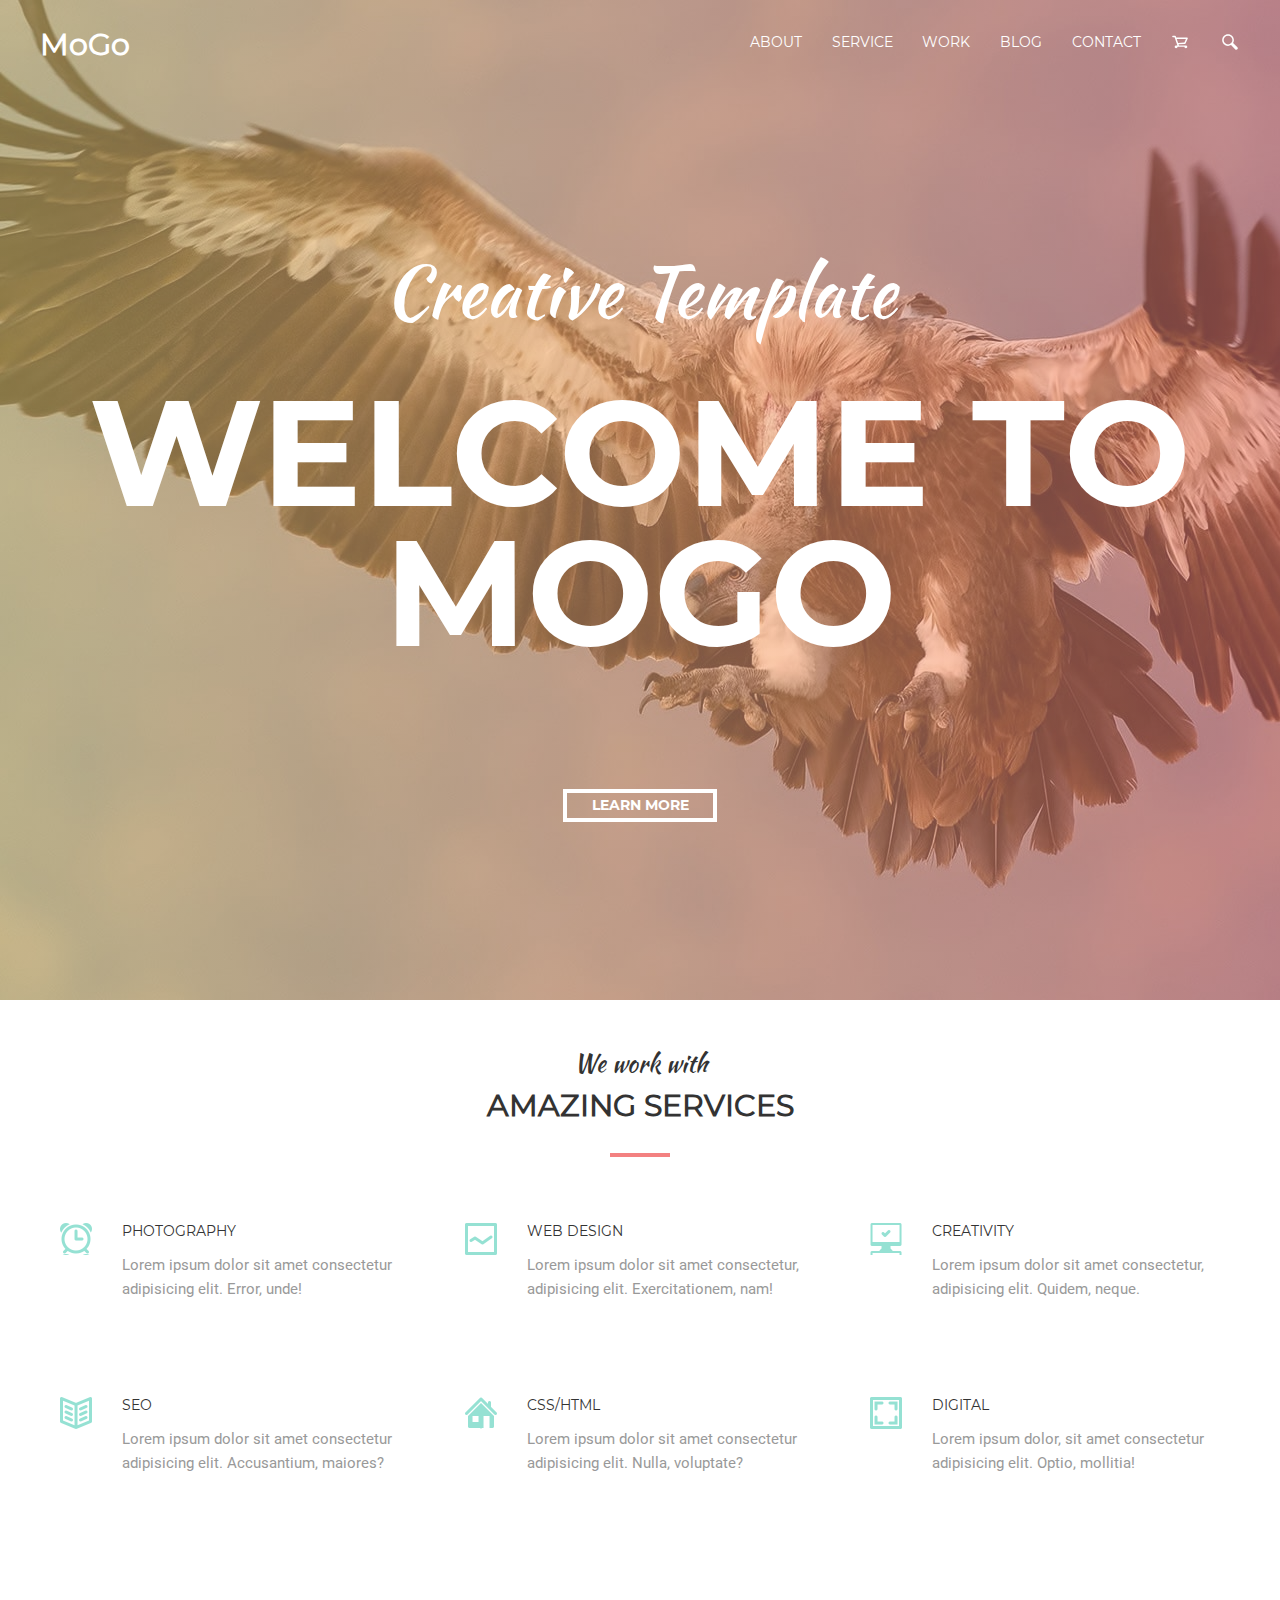
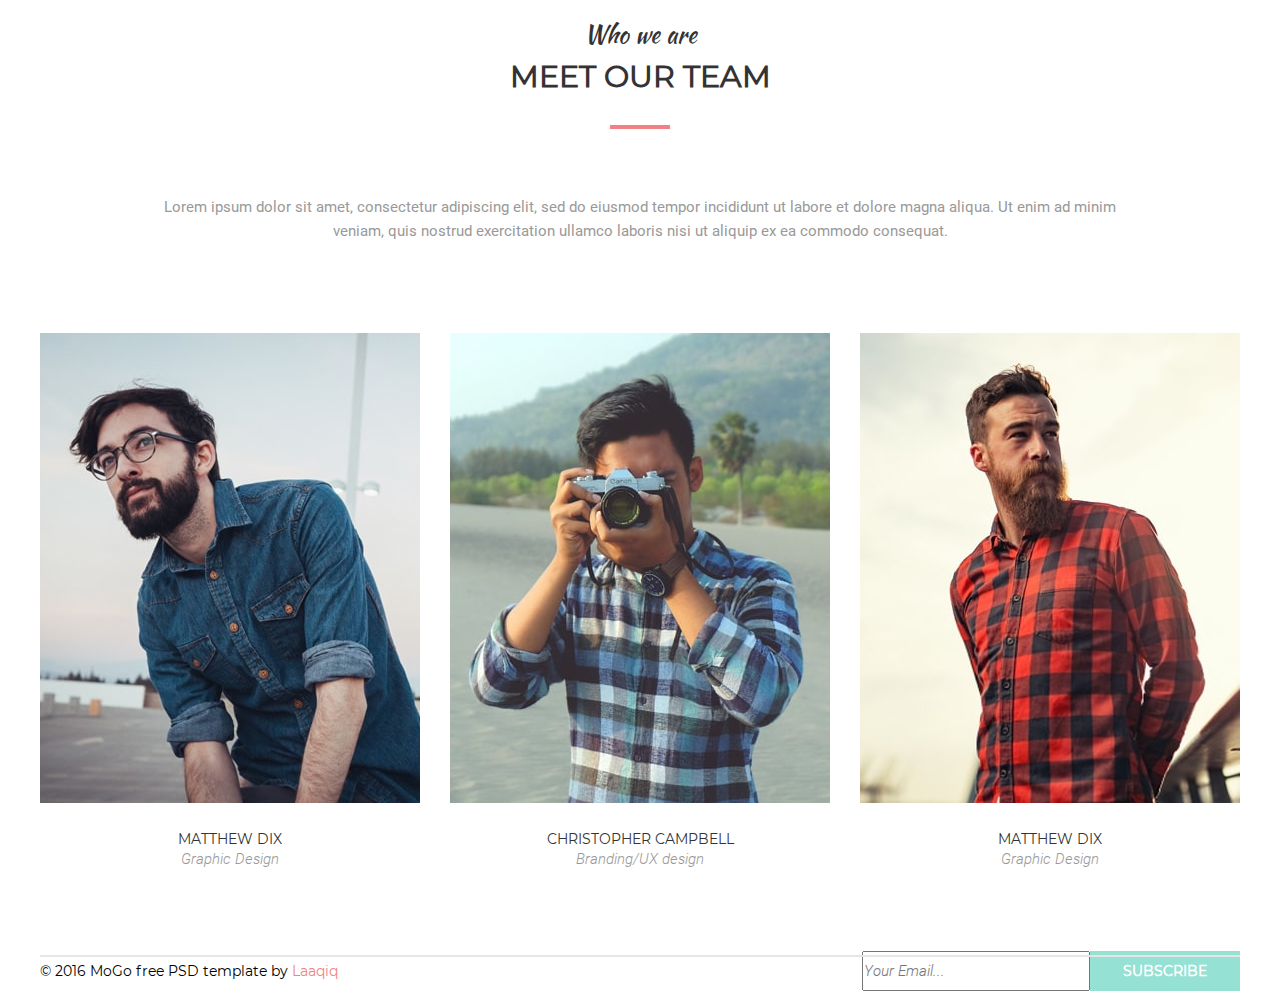
<file: html-css/Module-10/index.html>
<!DOCTYPE html>
<html lang="en">
<head>
    <meta charset="UTF-8">
    <meta name="viewport" content="width=device-width, initial-scale=1.0">
    <meta http-equiv="X-UA-Compatible" content="ie=edge">
    <link rel="stylesheet" href="./css/normalize.css">
    <link rel="stylesheet" href="./css/styles.css">
    <title>Document</title>
</head>
<body>
    <header class="header">
            <div class="container">
                <div class="head_header">
                    <h1 class="header__title"><a class="headline" href="#">MoGo</a></h1>
                    <nav>
                        <ul class="main-navigation">
                            <li class="main-navigation__navigation-word">
                                <a class="main-navigation__navigation-link" rel="stylesheet" href="">about</a>
                            </li>
                            <li class="main-navigation__navigation-word">
                                <a class="main-navigation__navigation-link" rel="stylesheet" href="">service</a>
                            </li>
                            <li class="main-navigation__navigation-word">
                                <a class="main-navigation__navigation-link" rel="stylesheet" href="">work</a>
                            </li>
                            <li class="main-navigation__navigation-word">
                                <a class="main-navigation__navigation-link" rel="stylesheet" href="">blog</a>
                            </li>
                            <li class="main-navigation__navigation-word">
                                <a class="main-navigation__navigation-link" rel="stylesheet" href="">contact</a>
                            </li>
                            <li class="main-navigation__navigation-word">
                                <button class="main-navigation__bt-list">
                                 <svg>
                                    <use href="./img/sprite.svg#caretta"></use>
                                    
                                 </svg>
                                </button> 
                            </li>
                            <li class="main-navigation__navigation-word">
                               <button class="main-navigation__bt-list"> 
                                   <svg>
                                    <use href="./img/sprite.svg#mag_glass"></use>
                                </svg>
                            </button> 
                            </li>
                        </ul>
                    </nav>
                </div>
                <div class="container_sitename">
                    <p class="container__sitename-uppertitle">Creative Template</p>
                    <h2 class="container__sitename-title">Welcome to MoGo</h2>
                    <button class="container_sitename btn-learn-more">learn more</button>
                </div>
            </div>
            </header>
            <main class="main">
                <section class="main__contents">
                <h3 class="contents__subtitle">We work with</h3>
                <h2 class="contents__title">amazing services</h2>
                <section class="services-container">
                    <ul class="features-list">
                        <li class="features-list__feature features-list__feature--alarm">
                            <h4 class="feature__name">photography</h4>
                            <p class="feature__description">Lorem ipsum dolor sit amet consectetur adipisicing elit. Error, unde!
                            </p>
                        </li>
                        <li class="features-list__feature features-list__feature--graph">
                            <h4 class="feature__name">web design</h4>
                            <p class="feature__description">Lorem ipsum dolor sit amet consectetur, adipisicing elit.
                                Exercitationem, nam!</p>
                        </li>
                        <li class="features-list__feature features-list__feature--computer">
                            <h4 class="feature__name">creativity</h4>
                            <p class="feature__description">Lorem ipsum dolor sit amet consectetur, adipisicing elit. Quidem,
                                neque.</p>
                        </li>
                        <li class="features-list__feature features-list__feature--book">
                            <h4 class="feature__name">seo</h4>
                            <p class="feature__description">Lorem ipsum dolor sit amet consectetur adipisicing elit. Accusantium,
                                maiores?</p>
                        </li>
                        <li class="features-list__feature features-list__feature--home">
                            <h4 class="feature__name">css/html</h4>
                            <p class="feature__description">Lorem ipsum dolor sit amet consectetur adipisicing elit. Nulla,
                                voluptate?</p>
                        </li>
                        <li class="features-list__feature features-list__feature--square">
                            <h4 class="feature__name">digital</h4>
                            <p class="feature__description">Lorem ipsum dolor, sit amet consectetur adipisicing elit. Optio,
                                mollitia!</p>
                        </li>
                    </ul>
                </section>
            </section>
            <section class="main__contents">
                <h3 class="contents__subtitle">Who we are</h3>
                <h2 class="contents__title">meet our team</h2>
                <p class="main__who-we">Lorem ipsum dolor sit amet, consectetur adipiscing elit, sed do eiusmod tempor incididunt ut
                    labore et dolore
                    magna aliqua. Ut enim ad minim <br> veniam, quis nostrud exercitation ullamco laboris nisi ut aliquip ex ea
                    commodo consequat. </p>
                <section class="bottom_seaction">
                    <ul class="our-team">
                        <li class="team">
                            <div class="our-team__inside-photo">
                                <img class="our-team__member-photo"
                                srcset="img/first.jpg 380w, img/first@2x.jpg 760w" 
                                sizes="380px" height="470px"
                                src="./img/first.jpg"  alt="">
                                <div class="our-team__div-forlinks">
                                    <ul class="team__list">
                                        <li class="team__link"><a href="" class="social_link twitter"> 
                                        <svg> <use href="./img/sprite.svg#facebook"></use></svg> </a> </li>
                                        <li class="team__link"><a href="" class="social_link so_li_fe"> 
                                            <svg> <use href="./img/sprite.svg#instagram"></use></svg>
                                        </a></li>
                                        <li class="team__link"><a href="" class="social_link pinterest"> 
                                            <svg> <use href="./img/sprite.svg#pinterest"></use></svg>
                                        </a></li>
                                        <li class="team__link"><a href="" class="social_link instagram"> 
                                        <svg> <use href="./img/sprite.svg#twitter"></use></svg> </a>
                                        </li>
                                    </ul>
                                </div>
                            </div>
                            <p class="our-team__worker-name">matthew dix</p>
                            <p class="our-team__porfession">Graphic Design</p>
                        </li>
                        <li class="team">
                            <div class="our-team__inside-photo">
                                <img class="our-team__member-photo" 
                                srcset="img/second.jpg 380w, img/second@2x.jpg 760w" 
                                height="470" sizes="380px"
                                src="./img/second.jpg" alt="">
                                <div class="our-team__div-forlinks">
                                    <ul class="team__list">
                                        <li class="team__link"><a href="" class="social_link so_li_fe"> 
                                            <svg> <use href="./img/sprite.svg#facebook"></use></svg>
                                        </a></li>
                                        <li class="team__link"><a href="" class="social_link twitter"> 
                                        <svg> <use href="./img/sprite.svg#instagram"></use> </svg> </a></li>
                                        <li class="team__link"><a href="" class="social_link pinterest"> 
                                            <svg> <use href="./img/sprite.svg#pinterest"></use></svg>
                                        </a></li>
                                        <li class="team__link"><a href="" class="social_link instagram"> 
                                        <svg> <use href="./img/sprite.svg#twitter"></use></svg> </a>
                                        </li>
                                    </ul>
                                </div>
                            </div>
                            <p class="our-team__worker-name">christopher campbell</p>
                            <p class="our-team__porfession">Branding/UX design</p>
                        </li>
                        <li class="team">
                            <div class="our-team__inside-photo">
                                <img class="our-team__member-photo" srcset="img/theard.jpg 380w, img/theard.jpg 760w" height="470" sizes="380px" src="./img/theard.jpg" alt="">
                                <div class="our-team__div-forlinks">
                                    <ul class="team__list">
                                        <li class="team__link"><a href="" class="social_link so_li_fe"> 
                                            <svg> <use href="./img/sprite.svg#facebook"></use></svg>
                                        </a></li>
                                        <li class="team__link"><a href="" class="social_link twitter">
                                        <svg> <use href="./img/sprite.svg#instagram"></use></svg> </a></li>
                                        <li class="team__link"><a href="" class="social_link pinterest"> 
                                            <svg> <use href="./img/sprite.svg#pinterest"></use></svg>
                                        </a></li>
                                        <li class="team__link"><a href="" class="social_link instagram"> 
                                        <svg> <use href="./img/sprite.svg#twitter"></use></svg> </a>
                                        </li>
                                    </ul>
                                </div>
                            </div>
                            <p class="our-team__worker-name">matthew dix</p>
                            <p class="our-team__porfession">Graphic Design</p>
                        </li>
                    </ul>
                </section>
            </section>
            </main>
            <footer class="footer">
                <p class="footer__text">© 2016 MoGo free PSD template by <a class="Laaqiq" href="#">Laaqiq</a></p>
                <div class="footer__div"> 
                    <form class="footer__sign-form" action="#">
                        <input type="text" placeholder="Your Email...">
                    </form>
                    <button class="footer__button">subscribe</button>
                </div>
            </footer>
        </body>
        
        </html>
</file>
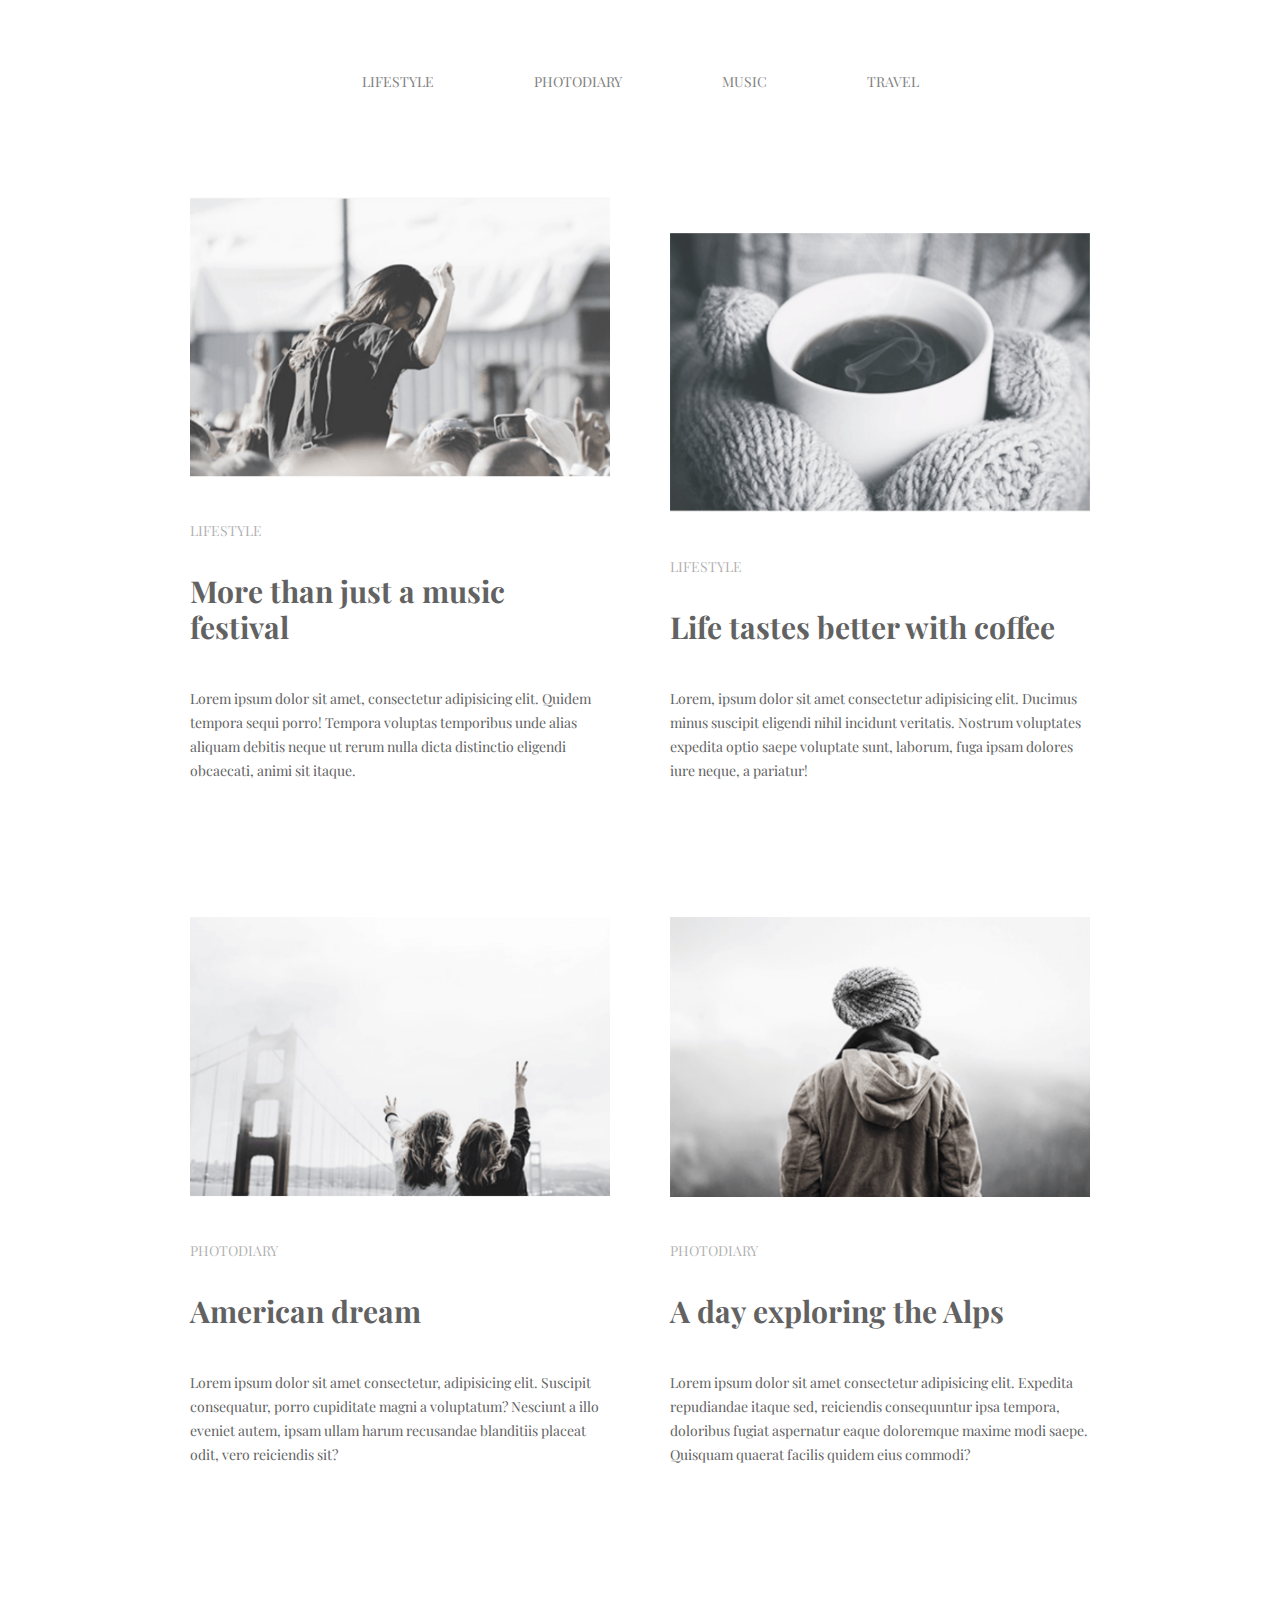
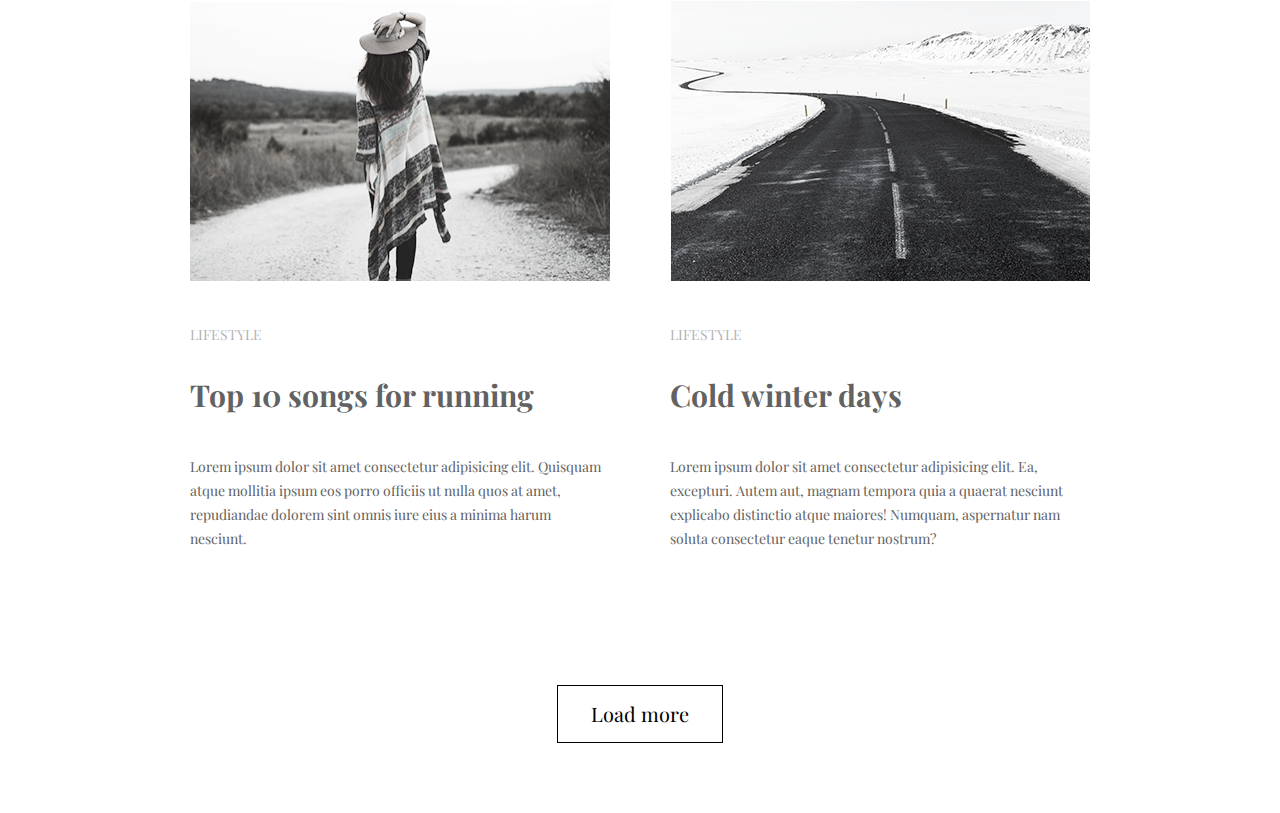
<file: html-css/Module-3/index.html>
<!DOCTYPE html>
<html lang="zxx">

<head>
    <meta charset="UTF-8">
    <meta name="viewport" content="width=device-width, initial-scale=1.0">
    <meta http-equiv="X-UA-Compatible" content="ie=edge">
    <title>Document</title>
    <link rel="stylesheet" href="css/normalize.css">
    <link href="https://fonts.googleapis.com/css?family=Playfair+Display&display=swap" rel="stylesheet">
    <link rel="stylesheet" href="css/styles.css">
</head>

<body>
    <header class="container">
        <nav class="main-navigation">
            <ul class="sites-navigation">
                <li class="main-menu">
                    <a href="#" class="site-navigation">Lifestyle</a>
                </li>
                <li class="main-menu">
                    <a href="#" class="site-navigation">Photodiary</a>
                </li>
                <li class="main-menu">
                    <a href="#" class="site-navigation">Music</a>
                </li>
                <li class="main-menu">
                    <a href="#" class="site-navigation">Travel</a>
                </li>
            </ul>
        </nav>
    </header>
    <main>
        <section class="journal container">
            <h1 class="visually-hidden"> Our Beautiful Site</h1>
            <article class="info-block">
                <img class="images" src="img/Screenshot_1.png" alt="No Photo" width="420" height="280">
                <p class="zagolovock">Lifestyle</p>
                <h2>More than just a music festival</h2>
                <p>Lorem ipsum dolor sit amet, consectetur adipisicing elit. Quidem tempora sequi porro! Tempora
                    voluptas temporibus unde alias aliquam debitis neque ut rerum nulla dicta distinctio eligendi
                    obcaecati, animi sit itaque.</p>
            </article>
            <article class="info-block">
                <img class="images" src="img/Screenshot_2.png" alt="Cup of Coffee" width="420" height="280">
                <p class="zagolovock">Lifestyle</p>
                <h2> Life tastes better with coffee </h2>
                <p>Lorem, ipsum dolor sit amet consectetur adipisicing elit. Ducimus minus suscipit eligendi nihil
                    incidunt veritatis. Nostrum voluptates expedita optio saepe voluptate sunt, laborum, fuga ipsam
                    dolores iure neque, a pariatur!</p>
            </article>
            <article class="info-block">
                <img class="images" src="img/Screenshot_3.png" alt="Two gearls" width="420" height="280">
                <p class="zagolovock">photodiary</p>
                <h2>American dream</h2>
                <p>Lorem ipsum dolor sit amet consectetur, adipisicing elit. Suscipit consequatur, porro cupiditate
                    magni a voluptatum? Nesciunt a illo eveniet autem, ipsam ullam harum recusandae blanditiis placeat
                    odit, vero reiciendis sit?</p>
            </article>
            <article class="info-block">
                <img class="images" src="img/Screenshot_4.png" alt="boy in the fog" width="420" height="280">
                <p class="zagolovock">photodiary</p>
                <h2>A day exploring the Alps</h2>
                <p>Lorem ipsum dolor sit amet consectetur adipisicing elit. Expedita repudiandae itaque sed, reiciendis
                    consequuntur ipsa tempora, doloribus fugiat aspernatur eaque doloremque maxime modi saepe. Quisquam
                    quaerat facilis quidem eius commodi?</p>
            </article>
            <article class="info-block">
                <img class="images" src="img/Screenshot_5.png" alt="No Photo" width="420" height="280">
                <p class="zagolovock">Lifestyle</p>
                <h2>Top 10 songs for running</h2>
                <p>Lorem ipsum dolor sit amet consectetur adipisicing elit. Quisquam atque mollitia ipsum eos porro
                    officiis ut nulla quos at amet, repudiandae dolorem sint omnis iure eius a minima harum nesciunt.
                </p>
            </article>
            <article class="info-block">
                <img class="images" src="img/Screenshot_6.png" alt="No Photo" width="420" height="280">
                <p class="zagolovock">Lifestyle</p>
                <h2>Cold winter days</h2>
                <p>Lorem ipsum dolor sit amet consectetur adipisicing elit. Ea, excepturi. Autem aut, magnam tempora
                    quia a quaerat nesciunt explicabo distinctio atque maiores! Numquam, aspernatur nam soluta
                    consectetur eaque tenetur nostrum?</p>
            </article>

            <button>Load more</button>
        </section>
    </main>
</body>

</html>
</file>
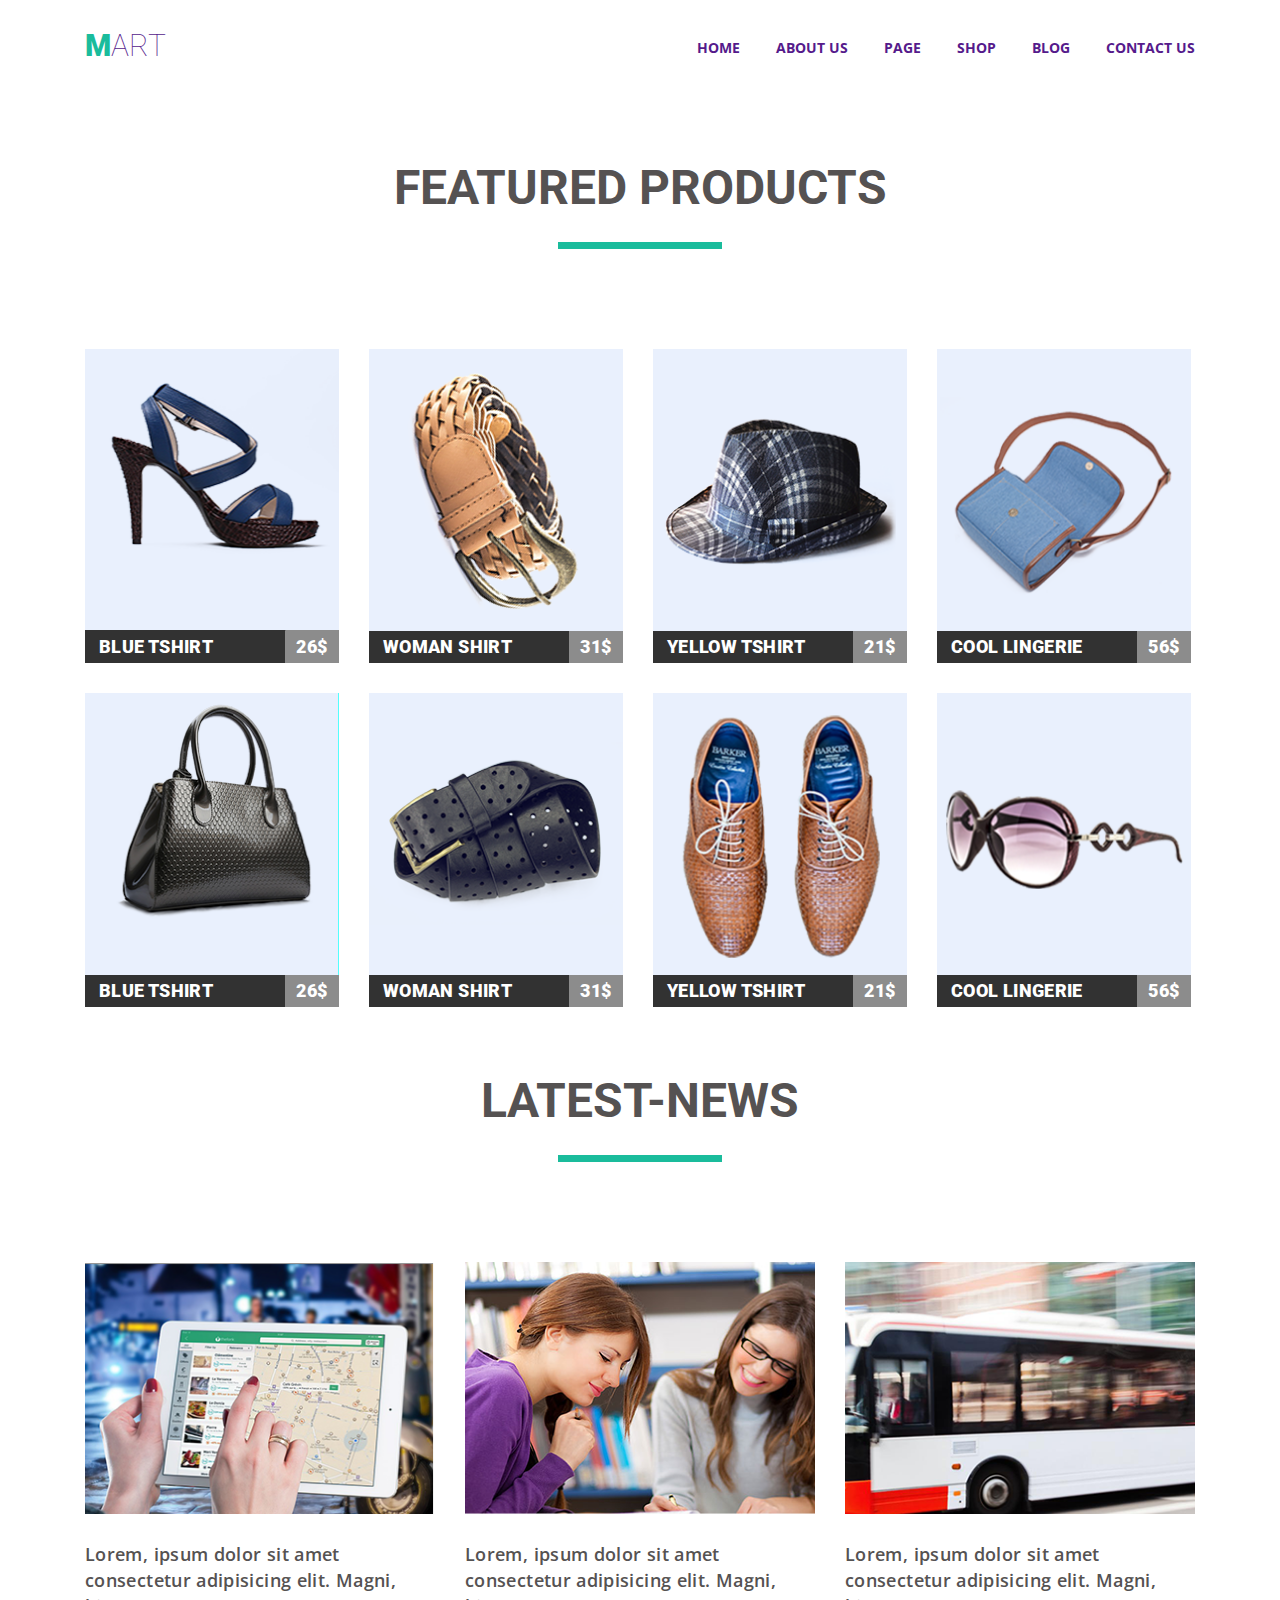
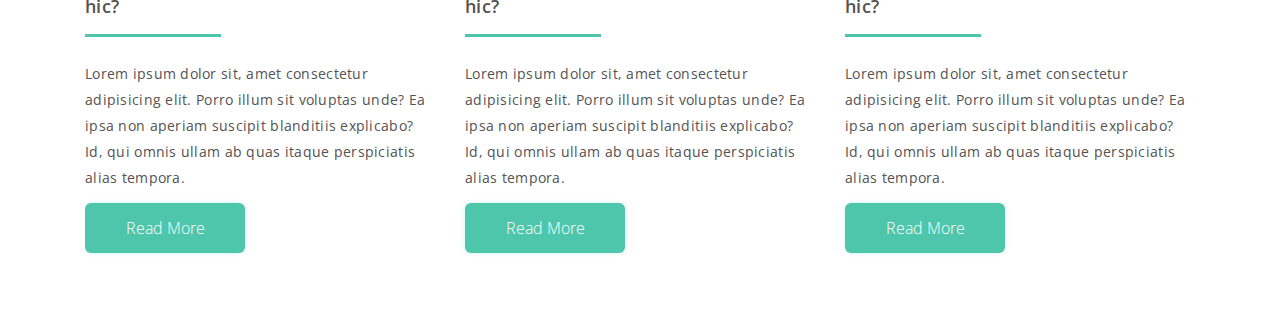
<file: html-css/Module-4/index.html>
<!DOCTYPE html>
<html lang="en">

<head>
    <meta charset="UTF-8">
    <meta name="viewport" content="width=device-width, initial-scale=1.0">
    <meta http-equiv="X-UA-Compatible" content="ie=edge">
    <link rel="stylesheet" href="css/normalize.css">
    <link href="https://fonts.googleapis.com/css?family=Open+Sans:300,400,600&display=swap" rel="stylesheet">
    <link href="https://fonts.googleapis.com/css?family=Roboto:400,900&display=swap" rel="stylesheet">
    <link rel="stylesheet" href="css/styles.css">
    <title>Document</title>
</head>

<body>
    <header class="header clearfix">
        <h1> <a href="" class="touch">Mart</a></h1>
        <nav class="navigation">
            <ul class="site-menu clearfix">
                <li class="menu-word">
                    <a href="" class="menu-link">home</a>
                </li>
                <li class="menu-word"> 
                    <a href="" class="menu-link">about us</a>
                </li>
                <li class="menu-word">
                    <a href="" class="menu-link">page</a>
                </li>
                <li class="menu-word">
                    <a href="" class="menu-link">shop</a>
                </li>
                <li class="menu-word">
                    <a href="" class="menu-link">blog</a>
                </li>
                <li class="menu-word">
                    <a href="" class="menu-link">contact us</a>
                </li>
            </ul>
        </nav>
    </header>
    <main>
        <section class="products сontainer">
            <h2 class="headline">Featured Products</h2>
            <article class="clothes">
                <img class="photo" src="img/Screenshot_1.png" alt="" width="254" height="282">
                <div> <p class="product-name h3">blue tshirt</p> <p class="price h3">26$</p></div>

            </article>
            <article class="clothes">
                <img class="photo" src="img/Screenshot_2.png" alt="" width="254" height="282">
                <div> <p class="product-name h3">woman shirt</p> <p class="price h3">31$</p></div>

            </article>
            <article class="clothes">
                <img class="photo" src="img/Screenshot_3.png" alt="" width="254" height="282">
                <div> <p class="product-name h3">yellow tshirt</p> <p class="price h3">21$</p></div>

            </article>
            <article class="clothes">
                <img class="photo" src="img/Screenshot_4.png" alt="" width="254" height="282">
                <div> <p class="product-name h3">cool lingerie</p> <p class="price h3">56$</p></div>

            </article>
            <article class="clothes">
                <img class="photo" src="img/Screenshot_5.png" alt="" width="254" height="282">
                <div> <p class="product-name h3">blue tshirt</p> <p class="price h3">26$</p></div>

            </article>
            <article class="clothes">
                <img class="photo" src="img/Screenshot_6.png" alt="" width="254" height="282">
                <div> <p class="product-name h3">woman shirt</p> <p class="price h3">31$</p></div>

            </article>
            <article class="clothes">
                <img class="photo" src="img/Screenshot_7.png" alt="" width="254" height="282">
                <div> <p class="product-name h3">yellow tshirt</p> <p class="price h3">21$</p></div>

            </article>
            <article class="clothes">
                <img class="photo" src="img/Screenshot_8.png" alt="" width="254" height="282">
                <div> <p class="product-name h3">cool lingerie</p> <p class="price h3">56$</p></div>

            </article>
        </section>
        <section class="latest-news сontainer">
            <h2>Latest-News</h2>
            <article class="news">
                <img src="img/Screenshot_9.png" alt="" width="350" height="252">
                <h4>Lorem, ipsum dolor sit amet consectetur adipisicing elit. Magni, hic?</h4>
                <p class="news-paragraph">Lorem ipsum dolor sit, amet consectetur adipisicing elit. Porro illum sit voluptas unde? Ea ipsa non
                    aperiam suscipit blanditiis explicabo? Id, qui omnis ullam ab quas itaque perspiciatis alias
                    tempora.</p>
                <a href="#" class="news-link">Read More</a>   
            </article>
            <article class="news">
                <img src="img/Screenshot_10.png" alt="" width="350" height="252">
                <h4>Lorem, ipsum dolor sit amet consectetur adipisicing elit. Magni, hic?</h4>
                <p class="news-paragraph">Lorem ipsum dolor sit, amet consectetur adipisicing elit. Porro illum sit voluptas unde? Ea ipsa non
                    aperiam suscipit blanditiis explicabo? Id, qui omnis ullam ab quas itaque perspiciatis alias
                    tempora.</p>
                    <a href="#" class="news-link">Read More</a>    
            </article>
            <article class="news">
                <img src="img/Screenshot_11.png" alt="" width="350" height="252">
                <h4>Lorem, ipsum dolor sit amet consectetur adipisicing elit. Magni, hic?</h4>
                <p class="news-paragraph">Lorem ipsum dolor sit, amet consectetur adipisicing elit. Porro illum sit voluptas unde? Ea ipsa non
                    aperiam suscipit blanditiis explicabo? Id, qui omnis ullam ab quas itaque perspiciatis alias
                    tempora.</p>
                    <a href="#" class="news-link">Read More</a>    
            </article>
        </section>
    </main>
</body>

</html>
</file>
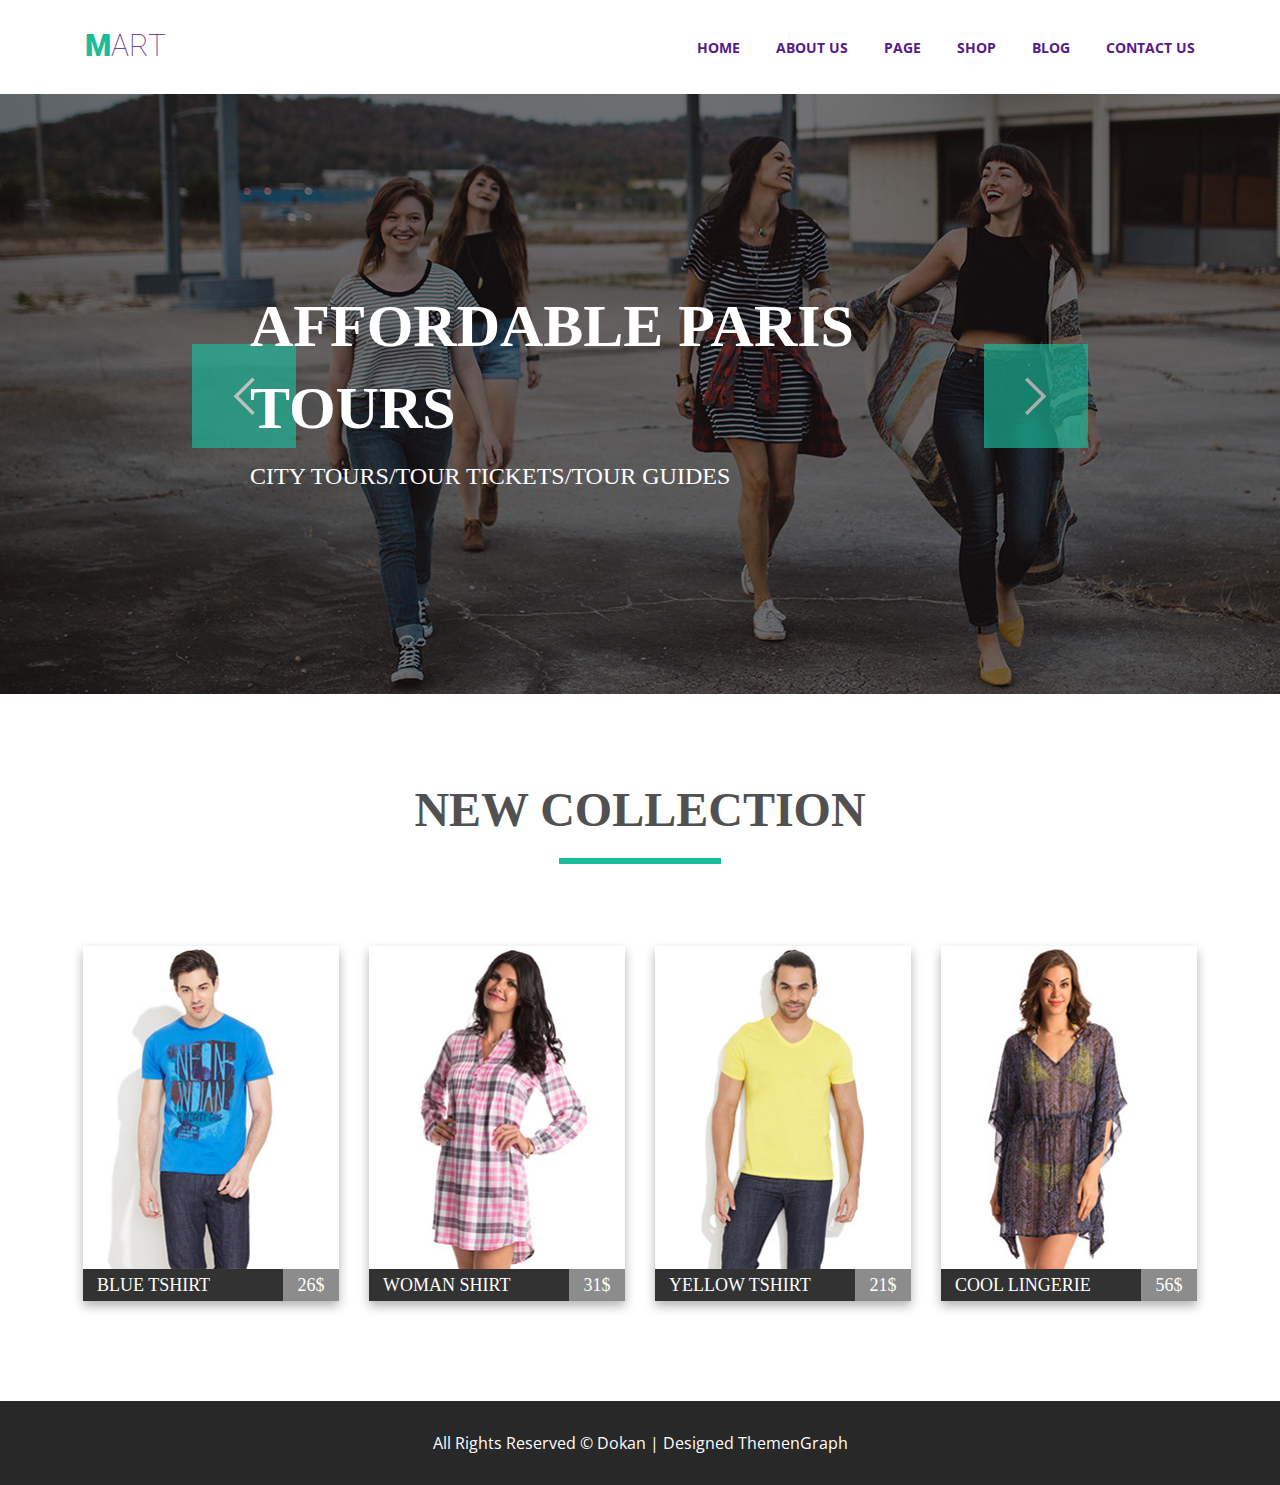
<file: html-css/Module-5/index.html>
<!DOCTYPE html>
<html lang="en">

<head>
    <meta charset="UTF-8">
    <meta name="viewport" content="width=device-width, initial-scale=1.0">
    <meta http-equiv="X-UA-Compatible" content="ie=edge">
    <link rel="stylesheet" href="css/normalize.css">
    <link href="https://fonts.googleapis.com/css?family=Open+Sans:300,400,600&display=swap" rel="stylesheet">
    <link href="https://fonts.googleapis.com/css?family=Roboto:400,900&display=swap" rel="stylesheet">
    <link rel="stylesheet" href="css/styles.css">
    <title>Document</title>
</head>

<body>
    <header class="header clearfix">
        <h1> <a href="" class="touch">Mart</a></h1>
        <nav class="navigation">
            <ul class="site-menu clearfix">
                <li class="menu-word">
                    <a href="" class="menu-link">home</a>
                </li>
                <li class="menu-word">
                    <a href="" class="menu-link">about us</a>
                </li>
                <li class="menu-word">
                    <a href="" class="menu-link">page</a>
                </li>
                <li class="menu-word">
                    <a href="" class="menu-link">shop</a>
                </li>
                <li class="menu-word">
                    <a href="" class="menu-link">blog</a>
                </li>
                <li class="menu-word">
                    <a href="" class="menu-link">contact us</a>
                </li>
            </ul>
        </nav>
    </header>
    <main>
        <section class="paris">
            <button class="butt left"></button>
            <div class="headline">
                <h2 class="tours">affordable paris tours</h2>
                <p class="description">city tours/tour tickets/tour guides</p>
            </div>
            <button class="butt right"></button>
        </section>
        <section class="collection">
            <h2 class="new_collection">new collection</h2>
            <ul class="container clearfix">
                <li class="list">
                    <div class="frame">
                        <img src="./img/category-2.jpg" alt="" class="photo" width="256" height="282">
                        <div class="wrap">
                            <ul class="wrap_inside clearfix">
                                <li class="wrap__social-item">
                                    <button href="#" class="picture-01 photography"></button>
                                </li>
                                <li class="wrap__social-item">
                                    <button href="#" class="picture-02 photography"></button>
                                </li>
                                <li class="wrap__social-item">
                                    <button href="#" class="picture-03 photography"></button>
                                </li>
                                <li class="wrap__social-item">
                                        <button href="#" class="picture-04 photography">Add to cart</button>
                                    </li>
                            </ul>
                        </div>
                    </div>
                    <div class="sign">
                        <p class="title">Blue Tshirt</p>
                        <p class="price">26$</p>
                    </div>
                </li>
                <li class="list">
                    <div class="frame">
                        <img src="./img/category-1.jpg" alt="" class="photo" width="256" height="282">
                        <div class="wrap">
                            <ul class="wrap_inside clearfix">
                                <li class="wrap__social-item">
                                    <button href="#" class="picture-01 photography"></button>
                                </li>
                                <li class="wrap__social-item">
                                    <button href="#" class="picture-02 photography"></button>
                                </li>
                                <li class="wrap__social-item">
                                    <button href="#" class="picture-03 photography"></button>
                                </li>
                                <li class="wrap__social-item">
                                        <button href="#" class="picture-04 photography">Add to cart</button>
                                    </li>
                            </ul>
                        </div>
                    </div>
                    <div class="sign">
                        <p class="title">woman shirt</p>
                        <p class="price">31$</p>
                    </div>
                </li>
                <li class="list">
                    <div class="frame">
                        <img src="./img/category-4.jpg" alt="" class="photo" width="256" height="282">
                        <div class="wrap">
                            <ul class="wrap_inside clearfix">
                                <li class="wrap__social-item">
                                    <button href="#" class="picture-01 photography"></button>
                                </li>
                                <li class="wrap__social-item">
                                    <button href="#" class="picture-02 photography"></button>
                                </li>
                                <li class="wrap__social-item">
                                    <button href="#" class="picture-03 photography"></button>
                                </li>
                                <li class="wrap__social-item">
                                        <button href="#" class="picture-04 photography">Add to cart</button>
                                    </li>
                            </ul>
                        </div>
                    </div>
                    <div class="sign">
                        <p class="title">yellow Tshirt</p>
                        <p class="price">21$</p>
                    </div>
                </li>
                <li class="list">
                    <div class="frame">
                        <img src="./img/Rectangle 50.jpg" alt="" class="photo" width="256" height="282">
                        <div class="wrap">
                            <ul class="wrap_inside clearfix">
                                <li class="wrap__social-item">
                                    <button href="#" class="picture-01 photography"></button>
                                </li>
                                <li class="wrap__social-item">
                                    <button href="#" class="picture-02 photography"></button>
                                </li>
                                <li class="wrap__social-item">
                                    <button href="#" class="picture-03 photography"></button>
                                </li>
                                <li class="wrap__social-item">
                                        <button href="#" class="picture-04 photography">Add to cart</button>
                                    </li>
                            </ul>
                        </div>
                    </div>
                    <div class="sign">
                        <p class="title">cool lingerie</p>
                        <p class="price">56$</p>
                    </div>
                </li>
            </ul>
        </section>
        <footer class="info">
            <p class="info-footer">All Rights Reserved © Dokan | Designed </p><span class="info-footer designe">
                ThemenGraph</span>
        </footer>
    </main>

</body>

</html>
</file>
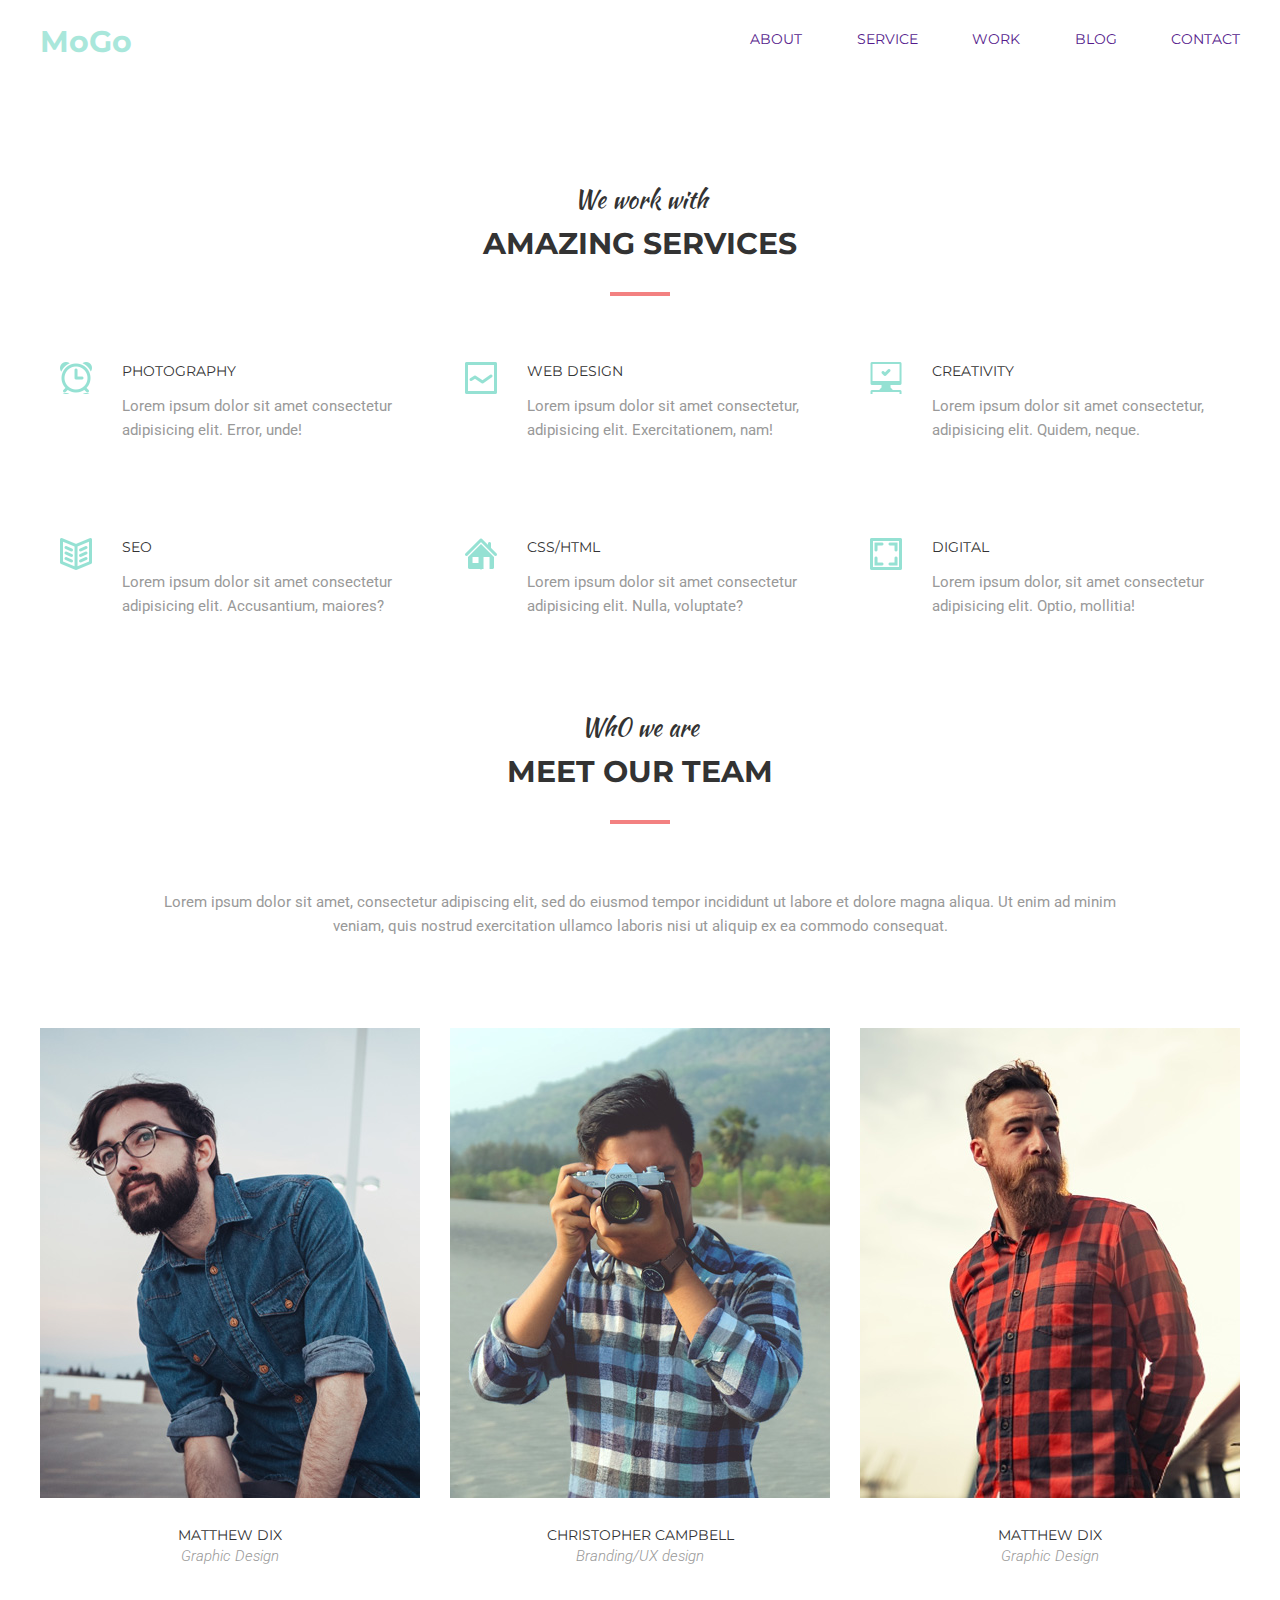
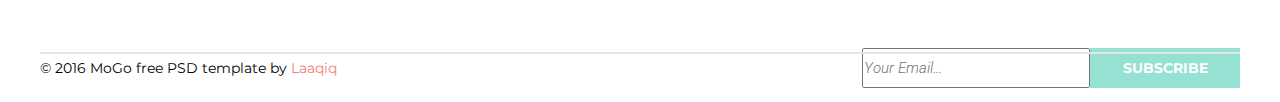
<file: html-css/Module-6/index.html>
<!DOCTYPE html>
<html lang="en">

<head>
    <meta charset="UTF-8">
    <meta name="viewport" content="width=device-width, initial-scale=1.0">
    <meta http-equiv="X-UA-Compatible" content="ie=edge">
    <link rel="stylesheet" href="./css/styles.css">
    <link href="https://fonts.googleapis.com/css?family=Roboto:300i,400&display=swap" rel="stylesheet">
    <link href="https://fonts.googleapis.com/css?family=Montserrat:400,700&display=swap" rel="stylesheet">
    <link href="https://fonts.googleapis.com/css?family=Kaushan+Script&display=swap" rel="stylesheet">
    <title>Document</title>
</head>

<body>
    <header class="header">
        <div class="container">
            <h1><a class="headline" href="#">MoGo</a></h1>
            <nav>
                <ul class="main_navigation">
                    <li class="navigation_word">
                        <a class="navigation_link" rel="stylesheet" href="">about</a>
                    </li>
                    <li class="navigation_word">
                        <a class="navigation_link" rel="stylesheet" href="">service</a>
                    </li>
                    <li class="navigation_word">
                        <a class="navigation_link" rel="stylesheet" href="">work</a>
                    </li>
                    <li class="navigation_word">
                        <a class="navigation_link" rel="stylesheet" href="">blog</a>
                    </li>
                    <li class="navigation_word">
                        <a class="navigation_link" rel="stylesheet" href="">contact</a>
                    </li>
                </ul>
            </nav>
        </div>
    </header>
    <main class="main">
        <h3 class="subtitle">We work with</h3>
        <h2 class="title">amazing services</h2>
        <section class="services_container">
            <ul class="features_list">
                <li class="feature ">
                    <h4 class="feature_name">photography</h4>
                    <p class="feature_description">Lorem ipsum dolor sit amet consectetur adipisicing elit. Error, unde!
                    </p>
                </li>
                <li class="feature">
                    <h4 class="feature_name">web design</h4>
                    <p class="feature_description">Lorem ipsum dolor sit amet consectetur, adipisicing elit.
                        Exercitationem, nam!</p>
                </li>
                <li class="feature">
                    <h4 class="feature_name">creativity</h4>
                    <p class="feature_description">Lorem ipsum dolor sit amet consectetur, adipisicing elit. Quidem,
                        neque.</p>
                </li>
                <li class="feature">
                    <h4 class="feature_name">seo</h4>
                    <p class="feature_description">Lorem ipsum dolor sit amet consectetur adipisicing elit. Accusantium,
                        maiores?</p>
                </li>
                <li class="feature">
                    <h4 class="feature_name">css/html</h4>
                    <p class="feature_description">Lorem ipsum dolor sit amet consectetur adipisicing elit. Nulla,
                        voluptate?</p>
                </li>
                <li class="feature">
                    <h4 class="feature_name">digital</h4>
                    <p class="feature_description">Lorem ipsum dolor, sit amet consectetur adipisicing elit. Optio,
                        mollitia!</p>
                </li>
            </ul>
        </section>
        <h3 class="subtitle">Wh0 we are</h3>
        <h2 class="title">meet our team</h2>
        <p class="who_we">Lorem ipsum dolor sit amet, consectetur adipiscing elit, sed do eiusmod tempor incididunt ut
            labore et dolore
            magna aliqua. Ut enim ad minim <br> veniam, quis nostrud exercitation ullamco laboris nisi ut aliquip ex ea
            commodo consequat. </p>
        <section class="bottom_seaction">
            <ul class="our_team">
                <li class="each_member">
                    <div class="inside_photo">
                        <img class="member_photo" src="./img/Rectangle 14.jpg" alt="">
                        <div class="div_forlinks">
                            <ul class="social-wrap">
                                <li class="soc_li_link"><a href="" class="social_link twitter"><span class="visually-hidden"> facebook</span></a> </li>
                                <li class="soc_li_link"><a href="" class="social_link so_li_fe"><span class="visually-hidden">twitter</span></a></li>
                                <li class="soc_li_link"><a href="" class="social_link pinterest"><span class="visually-hidden">twitter</span></a></li>
                                <li class="soc_li_link"><a href="" class="social_link instagram"><span class="visually-hidden">pinterest</span></a>
                                </li>
                            </ul>
                        </div>
                    </div>
                    <p class="worker_name">matthew dix</p>
                    <p class="porfession">Graphic Design</p>
                </li>
                <li class="each_member">
                    <div class="inside_photo">
                        <img class="member_photo" src="./img/CHina.jpg" alt="">
                        <div class="div_forlinks">
                            <ul class="social-wrap">
                                <li class="soc_li_link"><a href="" class="social_link so_li_fe"><span class="visually-hidden">twitter</span></a></li>
                                <li class="soc_li_link"><a href="" class="social_link twitter"><span class="visually-hidden"> facebook</span></a></li>
                                <li class="soc_li_link"><a href="" class="social_link pinterest"><span class="visually-hidden">twitter</span></a></li>
                                <li class="soc_li_link"><a href="" class="social_link instagram"><span class="visually-hidden">pinterest</span></a>
                                </li>
                            </ul>
                        </div>
                    </div>
                    <p class="worker_name">christopher campbell</p>
                    <p class="porfession">Branding/UX design</p>
                </li>
                <li class="each_member">
                    <div class="inside_photo">
                        <img class="member_photo" src="./img/Beard.jpg" alt="">
                        <div class="div_forlinks">
                            <ul class="social-wrap">
                                <li class="soc_li_link"><a href="" class="social_link so_li_fe"><span class="visually-hidden">twitter</span></a></li>
                                <li class="soc_li_link"><a href="" class="social_link twitter"><span class="visually-hidden"> facebook</span></a></li>
                                <li class="soc_li_link"><a href="" class="social_link pinterest"><span class="visually-hidden">twitter</span></a></li>
                                <li class="soc_li_link"><a href="" class="social_link instagram"><span class="visually-hidden">pinterest</span></a>
                                </li>
                            </ul>
                        </div>
                    </div>
                    <p class="worker_name">matthew dix</p>
                    <p class="porfession">Graphic Design</p>
                </li>
            </ul>
        </section>
    </main>
    <footer>
        <p class="footer_text">© 2016 MoGo free PSD template by <a class="Laaqiq" href="#">Laaqiq</a></p>
        <div class="footer_div"> 
            <form class="sign_form" action="#">
                <input type="text" placeholder="Your Email...">
            </form>
            <button class="footer_button">subscribe</button>
        </div>
    </footer>
</body>

</html>
</file>
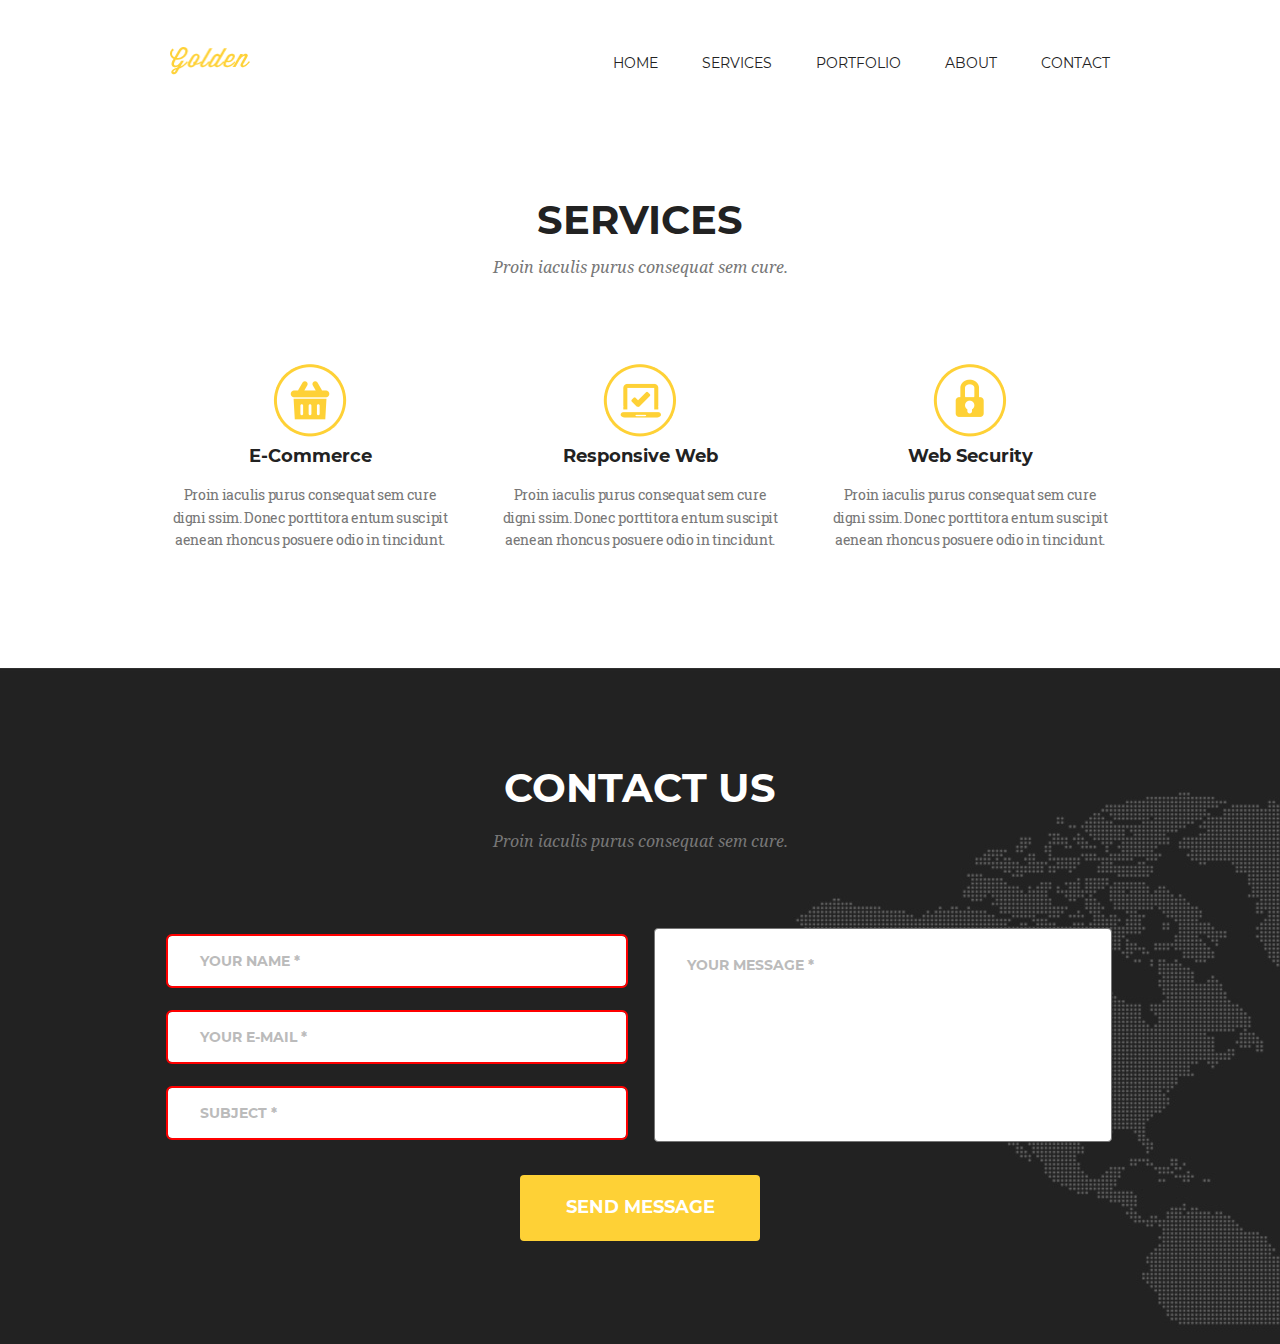
<file: html-css/Module-7/index.html>
<!DOCTYPE html>
<html lang="en">
<head>
    <meta charset="UTF-8">
    <meta name="viewport" content="width=device-width, initial-scale=1.0">
    <meta http-equiv="X-UA-Compatible" content="ie=edge">
    <link rel="stylesheet" href="./css/styles.css">
    <link rel="stylesheet" href="./css/normalize.css">
    <title>Document</title>
</head>
<body>
    <header class="header">
        <a href="#"> 
            <img src="./img/Logo-Treehouse.png" alt="golden" width="80" height="28">
        </a>
        <nav class="main_nav">
            <ul class="navigation_list">
                <li class="navigation_part"><a href="#" class="nav_link">home</a></li>
                <li class="navigation_part"><a href="#" class="nav_link">services</a></li>
                <li class="navigation_part"><a href="#" class="nav_link">portfolio</a></li>
                <li class="navigation_part"><a href="#" class="nav_link">about</a></li>
                <li class="navigation_part"><a href="#" class="nav_link">contact</a></li>
            </ul>
        </nav>
    </header>
    <main>
        <h2 class="headline">Services</h2>
        <p class="underheadline">Proin iaculis purus consequat sem cure.</p>
        <section class="service_wrapper">
            <ul class="feacher_list">
                <li class="each_fich">
                    <h3 class="fich_head">E-Commerce</h3>
                    <p class="fich_describtion">Proin iaculis purus consequat sem cure digni ssim. Donec porttitora entum suscipit aenean rhoncus posuere odio in tincidunt.</p>
                </li>
                <li class="each_fich">
                    <h3 class="fich_head">Responsive Web</h3>
                    <p class="fich_describtion">Proin iaculis purus consequat sem cure digni ssim. Donec porttitora entum suscipit aenean rhoncus posuere odio in tincidunt.</p>
                </li>
                <li class="each_fich">
                    <h3 class="fich_head">Web Security</h3>
                    <p class="fich_describtion">Proin iaculis purus consequat sem cure digni ssim. Donec porttitora entum suscipit aenean rhoncus posuere odio in tincidunt.</p>
                </li>
            </ul>
        </section>
        <section class="bot_container">
            <h2 class="botom_headline">Contact us</h2>
            <p class="underheadline_bot">Proin iaculis purus consequat sem cure. </p>
            <form class="form_info"   action="">
            <div class="contact_us">
                <div class="per_data">
                        <input name="name" type="text" class="personal_info" placeholder="your name *" required>
                        <input name="E-mail" type="email" class="personal_info" placeholder="your e-mail *" required>
                        <input name="subject" type="tel" class="personal_info" placeholder="subject *" required>  
                    </div>
                    <div class="message">
                        <textarea class="textarea" name="message" id="" cols="30" rows="11" placeholder="your message *"></textarea>
                    </div>
                </div>
            </form>
            <button class="mess_button">send message</button>
        </section>

    </main>
</body>
</html>
</file>
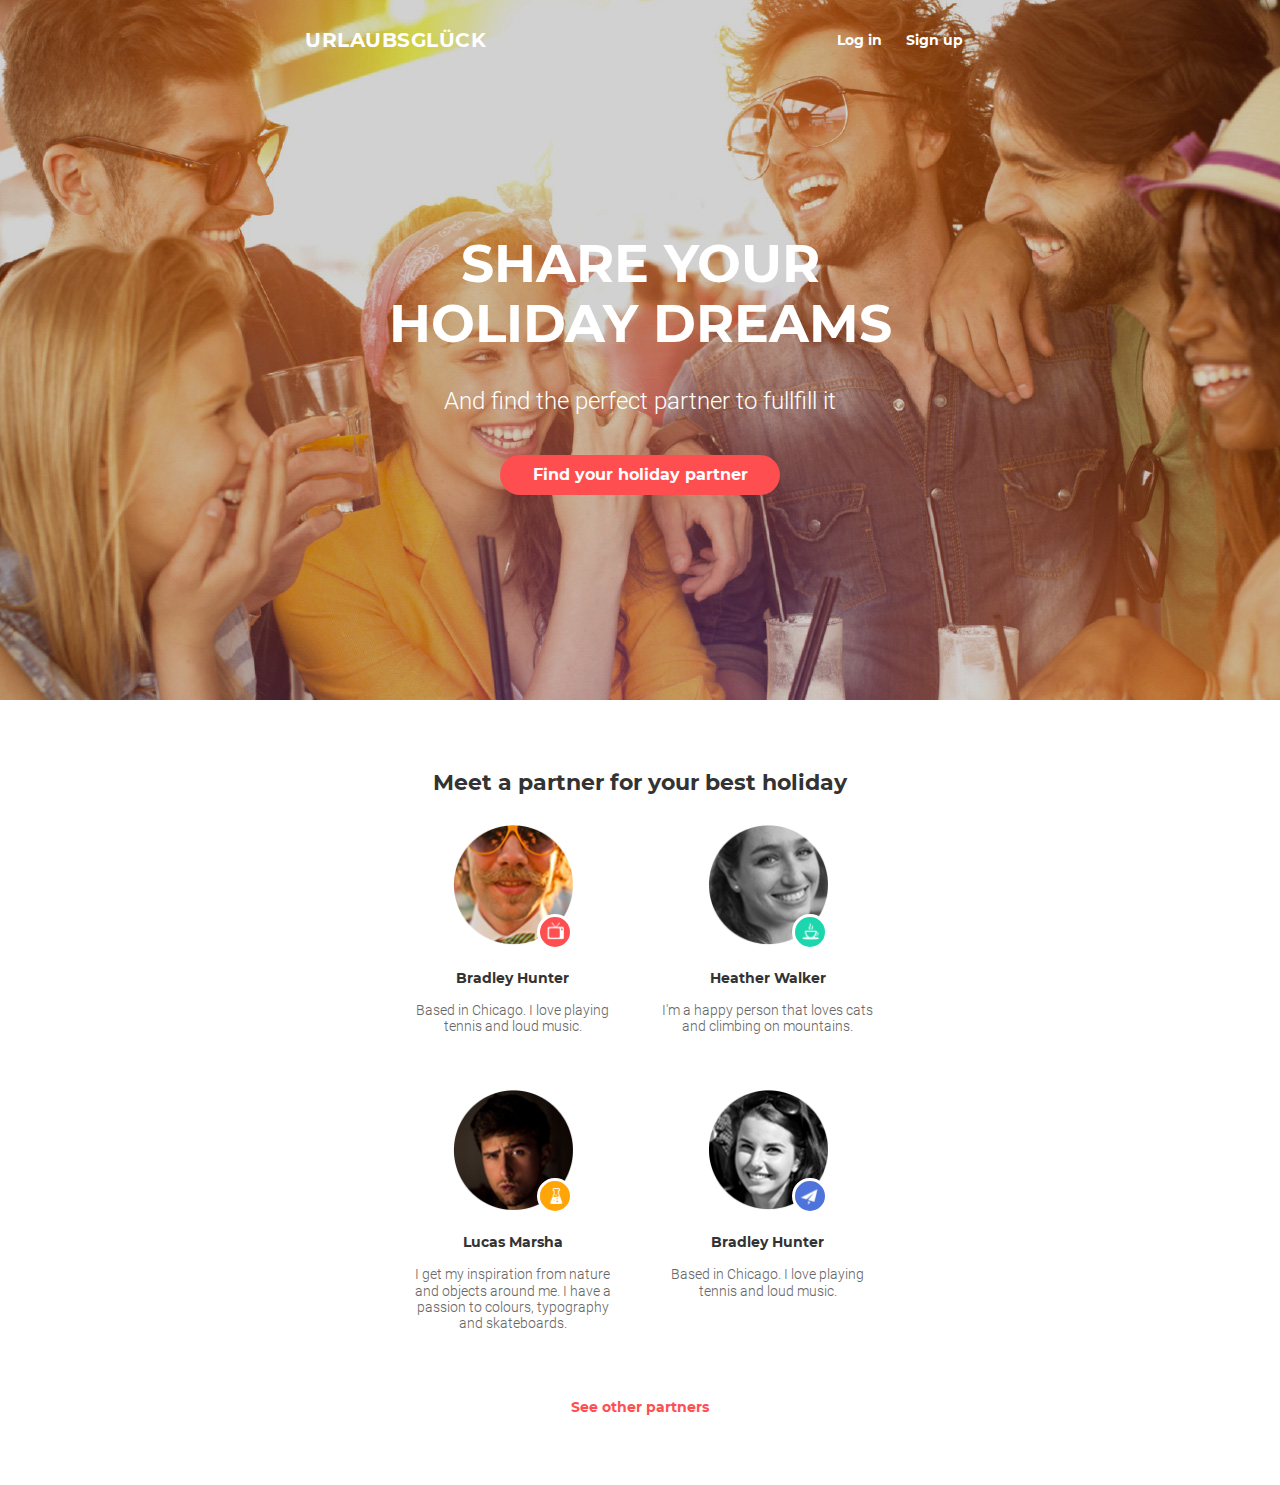
<file: html-css/Module-8/index.html>
<!DOCTYPE html>
<html lang="en">

<head>
    <meta charset="UTF-8">
    <meta name="viewport" content="width=device-width, initial-scale=1.0">
    <meta http-equiv="X-UA-Compatible" content="ie=edge">
    <meta name="viewport" content="width=device-width, initial-scale=1.0">
    <link rel="stylesheet" href="./css/styles.css">
    <link rel="stylesheet" href="./css/normalize.css">
    <title>Document</title>
</head>

<body>
    <main>
        <header class="header">
            <div class="container">
                <div class="wraper">
                <div class="but_div">
                    <button class="log_in">Log in</button>
                    <button class="sign_up">Sign up</button>
                </div>
                <p class="urlaub">urlaubsglück</p>
                </div>
                <div class="describtion">
                    <h2 class="headline">Share your holiday dreams</h2>
                    <p class="underheadline">And find the perfect partner <span>to fullfill it</span></p>
                    <button class="holiday_partner">Find your holiday partner</button>
                </div>
            </div>
        </header>
        <section class="team">
            <h3 class="team_headline">Meet a partner for your best holiday</h3>
            <ul class="team_list">
                <li class="each_member">
                    <div class="photo_div">
                        <img src="./img/Photo_1.png" alt="man" height="120" width="120" >
                        <a class="box-icon" href="#"></a>
                    </div>
                    <h4 class="partner_name">Bradley Hunter</h4>
                    <p class="about_me">Based in Chicago. I love playing tennis and loud music.</p>
                </li>
                <li class="each_member">
                        <div class="photo_div">
                                <img src="./img/photo_2.png" alt="other man" height="120" width="120" >
                                <a class="box-icon" href="#"></a>
                            </div>
                    <h4 class="partner_name">Lucas Marsha</h4>
                    <p class="about_me">I get my inspiration from nature and objects around me. I have a passion to colours, typography and skateboards.</p>
                </li>
                <li class="each_member">
                        <div class="photo_div">
                                <img src="./img/Photo3.png" alt="woman" height="120" width="120" >
                                <a class="box-icon" href="#"></a>
                        </div>
                    <h4 class="partner_name">Heather Walker</h4>
                    <p class="about_me">I'm a happy person that loves cats and climbing on mountains. </p>
                </li>
                <li class="each_member">
                        <div class="photo_div">
                                <img src="./img/Photo_4.png" alt="other woman" height="120" width="120" >
                                <a class="box-icon" href="#"></a>
                        </div>
                    <h4 class="partner_name">Bradley Hunter</h4>
                    <p class="about_me">Based in Chicago. I love playing tennis and loud music.</p>
                </li> 
            </ul>
            <button class="see_other">See other partners</button>
        </section>
    </main>
</body>

</html>
</file>
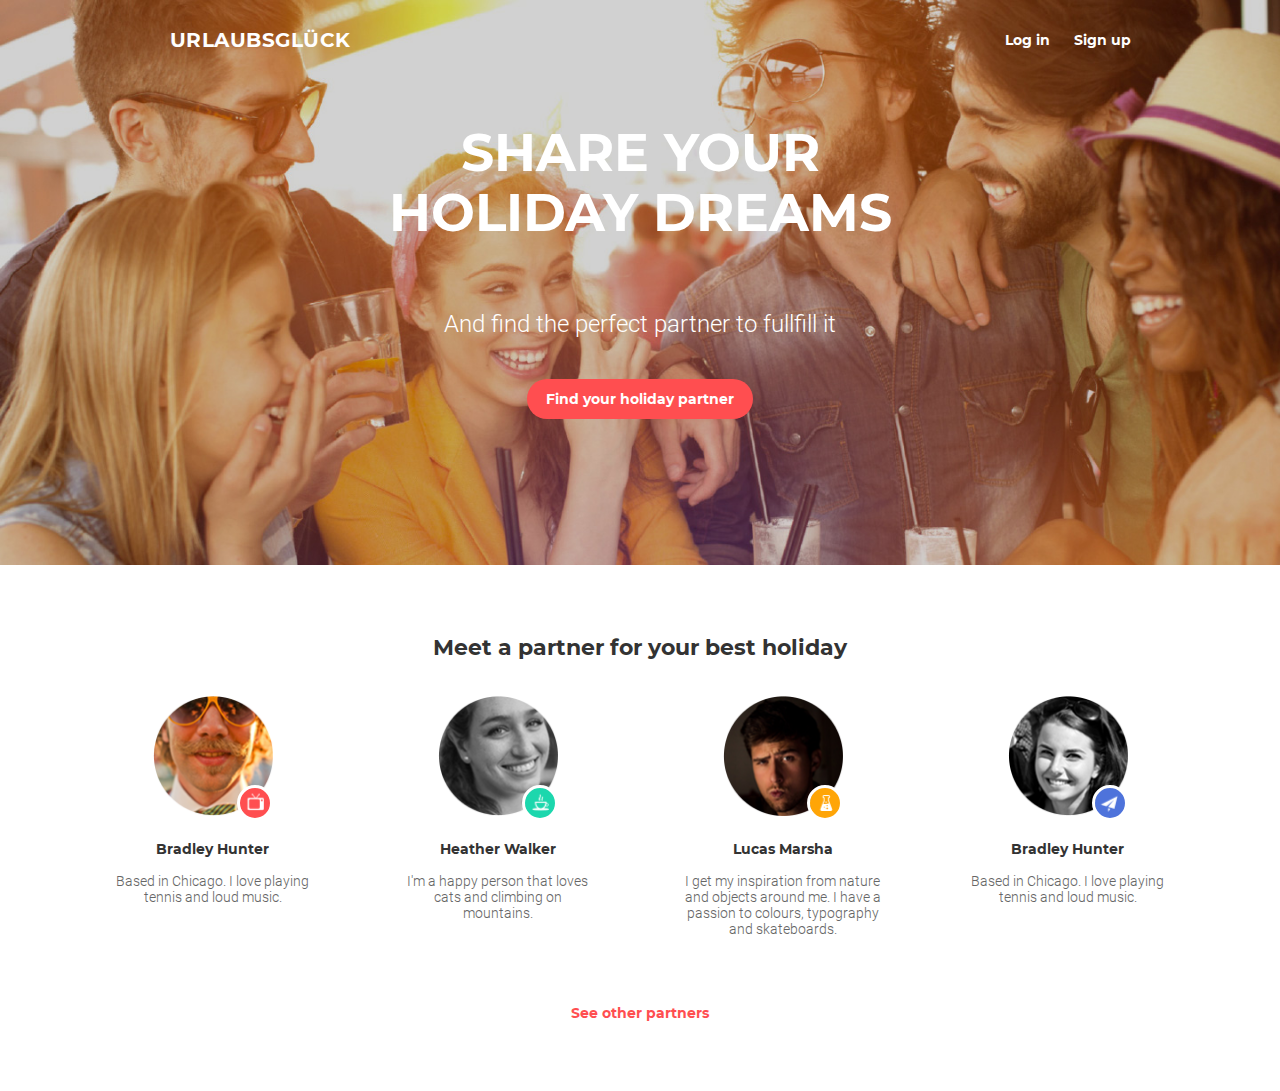
<file: html-css/Module-9/index.html>
<!DOCTYPE html>
<html lang="en">

<head>
    <meta charset="UTF-8">
    <meta name="viewport" content="width=device-width, initial-scale=1.0">
    <meta http-equiv="X-UA-Compatible" content="ie=edge">
    <meta name="viewport" content="width=device-width, initial-scale=1.0">
    <link rel="stylesheet" href="./bootstrap-grid.css">
    <link rel="stylesheet" href="./css/styles.css">
    <link rel="stylesheet" href="./css/normalize.css">
    <title>Document</title>
</head>

<body>
    <header class="header">
        <div class="container golowa">
            <div class="row wraper justify-content-md-between align-items-md-center flex-md-row-reverse">
                <div class="col-12 col-md-4 col-lg-3 d-flex justify-content-center">
                    <button class="log_in">Log in</button>
                    <button class="sign_up">Sign up</button>
                </div>
                <div class="col-12 col-md-4 collg-3">
                    <p class="urlaub d-flex justify-content-center">urlaubsglück</p>
                </div>
            </div>
            <div class="row justify-content-md-center">
                <div class="col-12 col-md-9 col-lg-8">
                    <h1 class="headline">Share your <span class="wshh">holiday dreams</span></h1>
                </div>
            </div>
            <div class="row justify-content-center">
                <div class="col-12 col-md-8 col-lg-6 d-flex justify-content-center">
                    <p class="underheadline">And find the perfect partner <span class="spoon">to fullfill it</span></p>
                </div>
            </div>
            <div class="row justify-content-center">
                <div class="col-12 col-md-4 d-flex justify-content-center">
                    <button class="holiday_partner">Find your holiday partner</button>
                </div>
            </div>
        </div>
    </header>
    <main>
        <div class="container team">
            <div class="row">
                <div class="col-12">
                    <h3 class="team_headline">Meet a partner for your <span class="gaw">best holiday</span></h3>
                </div>
            </div>
            <div class="row justify-content-md-start jujuju">
                <div class="col-9 col-md-4 offset-md-2 col-lg-3 offset-lg-0 each_member">
                    <div class="photo_div">
                        <img src="./img/Photo_1.png" alt="man" height="120" width="120">
                        <a class="box-icon" href="#"></a>
                    </div>
                    <h4 class="partner_name">Bradley Hunter</h4>
                    <p class="about_me">Based in Chicago. I love playing tennis and loud music.</p>
                </div>
                <div class="col-9 col-md-4 offset-md-2 offset-lg-0 col-lg-3 each_member">
                    <div class="photo_div">
                        <img src="./img/photo_2.png" alt="other man" height="120" width="120">
                        <a class="box-icon" href="#"></a>
                    </div>
                    <h4 class="partner_name">Lucas Marsha</h4>
                    <p class="about_me">I get my inspiration from nature and objects around me. I have a passion to
                        colours, typography and skateboards.</p>
                </div>
                <div class="col-9 col-md-4 col-lg-3 offset-lg-0 each_member">
                    <div class="photo_div">
                        <img src="./img/Photo3.png" alt="woman" height="120" width="120">
                        <a class="box-icon" href="#"></a>
                    </div>
                    <h4 class="partner_name">Heather Walker</h4>
                    <p class="about_me">I'm a happy person that loves cats and climbing on mountains. </p>
                </div>
                <div class="col-9 col-md-4 col-lg-3 each_member">
                    <div class="photo_div">
                        <img src="./img/Photo_4.png" alt="other woman" height="120" width="120">
                        <a class="box-icon" href="#"></a>
                    </div>
                    <h4 class="partner_name">Bradley Hunter</h4>
                    <p class="about_me">Based in Chicago. I love playing tennis and loud music.</p>
                </div>
            </div>
            <div class="row justify-content-center">
                <div class="col-12 d-flex justify-content-center">
                        <button class="see_other">See other partners</button>
                </div>
            </div>
        </div>

    </main>

    <!-- 
                <div class="wraper">
                <div class="but_div">
                    <button class="log_in">Log in</button>
                    <button class="sign_up">Sign up</button>
                </div>
                <p class="urlaub">urlaubsglück</p>
                </div>
                <div class="describtion">
                    <h2 class="headline">Share your holiday dreams</h2>
                    <p class="underheadline">And find the perfect partner <span>to fullfill it</span></p>
                    <button class="holiday_partner">Find your holiday partner</button>
                </div>
            </div>
        </header>
        <section class="team">
            <h3 class="team_headline">Meet a partner for your best holiday</h3>
            <ul class="team_list">
                <li class="each_member">
                    <div class="photo_div">
                        <img src="./img/Photo_1.png" alt="man" height="120" width="120" >
                        <a class="box-icon" href="#"></a>
                    </div>
                    <h4 class="partner_name">Bradley Hunter</h4>
                    <p class="about_me">Based in Chicago. I love playing tennis and loud music.</p>
                </li>
                <li class="each_member">
                </li>
                <li class="each_member">
                </li>
                <li class="each_member">
                </li> 
            </ul>
            <button class="see_other">See other partners</button>
        </section> -->

</body>

</html>
</file>
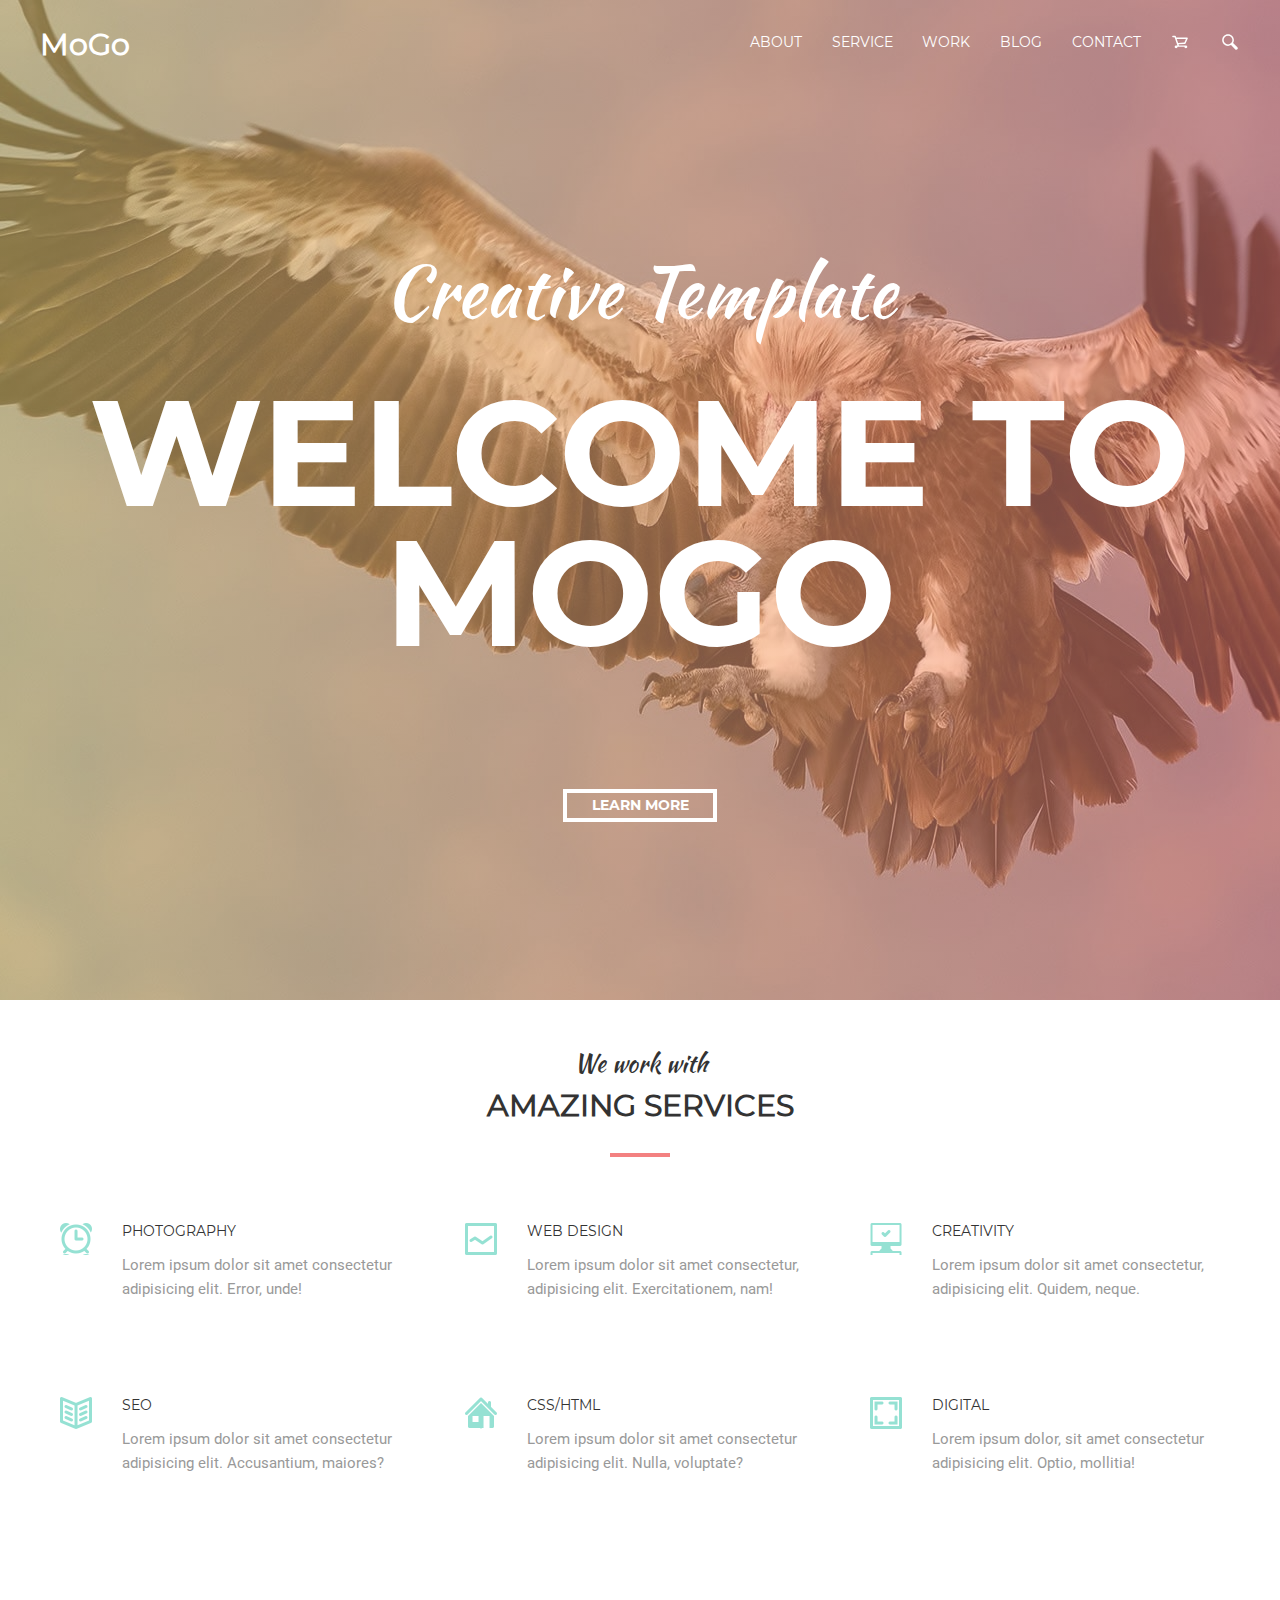
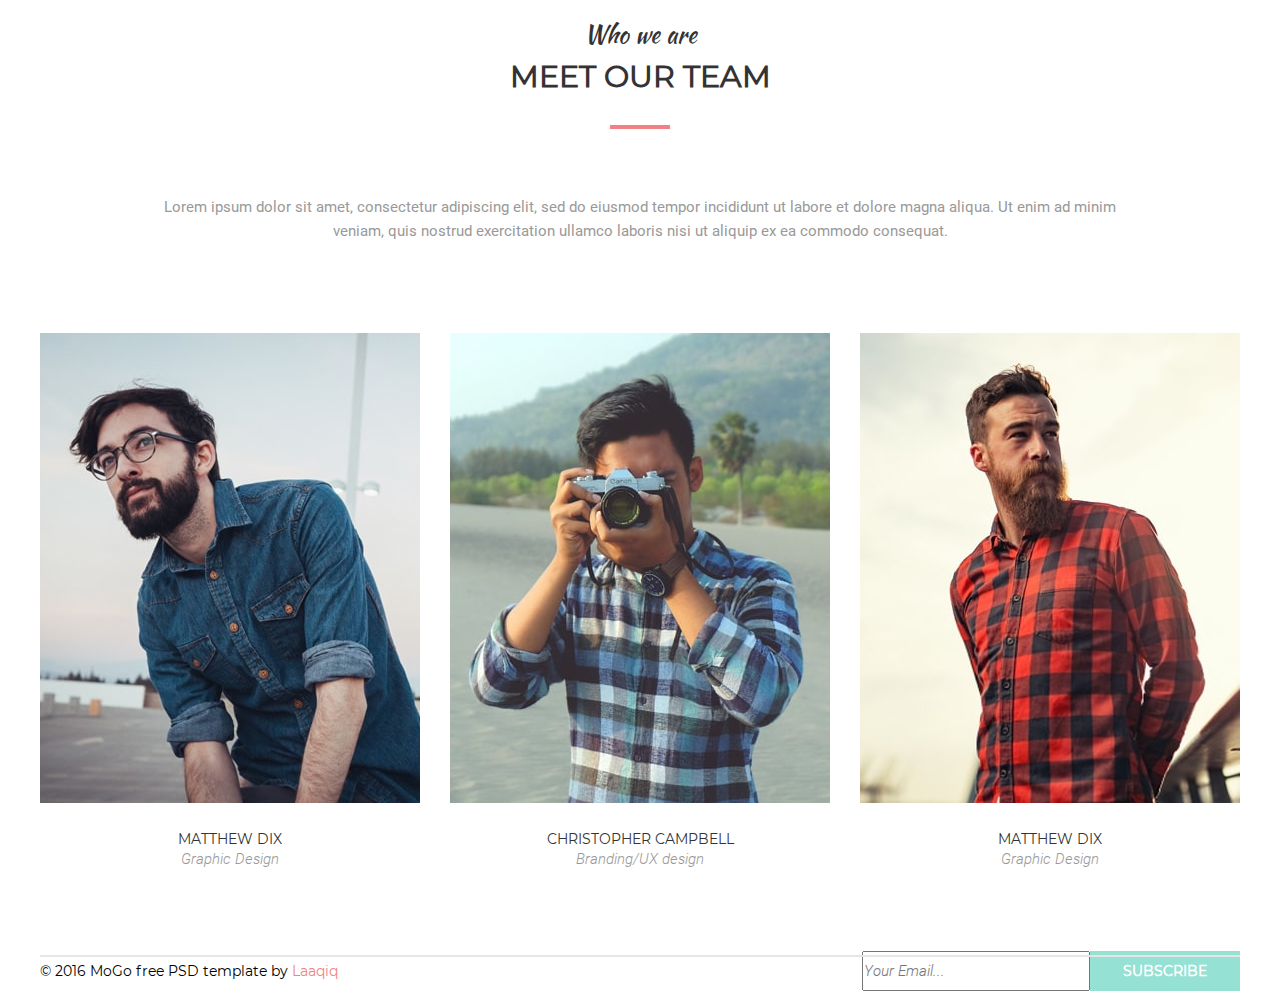
<file: html-css/Module-11/build/index.html>
<!DOCTYPE html><html lang="en"><head><meta charset="UTF-8"><meta name="viewport" content="width=device-width,initial-scale=1"><meta http-equiv="X-UA-Compatible" content="ie=edge"><link rel="stylesheet" href="css/styles.min.css"><title>Document</title></head><body><header class="header"><div class="container"><div class="head_header"><h1 class="header__title"><a class="headline" href="#">MoGo</a></h1><nav><ul class="main-navigation"><li class="main-navigation__navigation-word"><a class="main-navigation__navigation-link" rel="stylesheet" href="">about</a></li><li class="main-navigation__navigation-word"><a class="main-navigation__navigation-link" rel="stylesheet" href="">service</a></li><li class="main-navigation__navigation-word"><a class="main-navigation__navigation-link" rel="stylesheet" href="">work</a></li><li class="main-navigation__navigation-word"><a class="main-navigation__navigation-link" rel="stylesheet" href="">blog</a></li><li class="main-navigation__navigation-word"><a class="main-navigation__navigation-link" rel="stylesheet" href="">contact</a></li><li class="main-navigation__navigation-word"><button class="main-navigation__bt-list"><svg><use href="./images/sprite.svg#caretta"></use></svg></button></li><li class="main-navigation__navigation-word"><button class="main-navigation__bt-list"><svg><use href="./images/sprite.svg#mag_glass"></use></svg></button></li></ul></nav></div><div class="container_sitename"><p class="container__sitename-uppertitle">Creative Template</p><h2 class="container__sitename-title">Welcome to MoGo</h2><button class="container_sitename btn-learn-more">learn more</button></div></div></header><main><section class="main__contents"><h3 class="contents__subtitle">We work with</h3><h2 class="contents__title">amazing services</h2><section class="services-container"><ul class="features-list"><li class="features-list__feature features-list__feature--alarm"><h4 class="feature__name">photography</h4><p class="feature__description">Lorem ipsum dolor sit amet consectetur adipisicing elit. Error, unde!</p></li><li class="features-list__feature features-list__feature--graph"><h4 class="feature__name">web design</h4><p class="feature__description">Lorem ipsum dolor sit amet consectetur, adipisicing elit. Exercitationem, nam!</p></li><li class="features-list__feature features-list__feature--computer"><h4 class="feature__name">creativity</h4><p class="feature__description">Lorem ipsum dolor sit amet consectetur, adipisicing elit. Quidem, neque.</p></li><li class="features-list__feature features-list__feature--book"><h4 class="feature__name">seo</h4><p class="feature__description">Lorem ipsum dolor sit amet consectetur adipisicing elit. Accusantium, maiores?</p></li><li class="features-list__feature features-list__feature--home"><h4 class="feature__name">css/html</h4><p class="feature__description">Lorem ipsum dolor sit amet consectetur adipisicing elit. Nulla, voluptate?</p></li><li class="features-list__feature features-list__feature--square"><h4 class="feature__name">digital</h4><p class="feature__description">Lorem ipsum dolor, sit amet consectetur adipisicing elit. Optio, mollitia!</p></li></ul></section></section><section class="main__contents"><h3 class="contents__subtitle">Who we are</h3><h2 class="contents__title">meet our team</h2><p class="main__who-we">Lorem ipsum dolor sit amet, consectetur adipiscing elit, sed do eiusmod tempor incididunt ut labore et dolore magna aliqua. Ut enim ad minim<br>veniam, quis nostrud exercitation ullamco laboris nisi ut aliquip ex ea commodo consequat.</p><section class="bottom_seaction"><ul class="our-team"><li class="team"><div class="our-team__inside-photo"><img class="our-team__member-photo" srcset="images/first.jpg 380w, images/first@2x.jpg 760w" sizes="380px" height="470px" src="./images/first.jpg" alt=""><div class="our-team__div-forlinks"><ul class="team__list"><li class="team__link"><a href="" class="social_link twitter"><svg><use href="./images/sprite.svg#facebook"></use></svg></a></li><li class="team__link"><a href="" class="social_link so_li_fe"><svg><use href="./images/sprite.svg#instagram"></use></svg></a></li><li class="team__link"><a href="" class="social_link pinterest"><svg><use href="./images/sprite.svg#pinterest"></use></svg></a></li><li class="team__link"><a href="" class="social_link instagram"><svg><use href="./images/sprite.svg#twitter"></use></svg></a></li></ul></div></div><p class="our-team__worker-name">matthew dix</p><p class="our-team__porfession">Graphic Design</p></li><li class="team"><div class="our-team__inside-photo"><img class="our-team__member-photo" srcset="images/second.jpg 380w, images/second@2x.jpg 760w" height="470" sizes="380px" src="./images/second.jpg" alt=""><div class="our-team__div-forlinks"><ul class="team__list"><li class="team__link"><a href="" class="social_link so_li_fe"><svg><use href="./images/sprite.svg#facebook"></use></svg></a></li><li class="team__link"><a href="" class="social_link twitter"><svg><use href="./images/sprite.svg#instagram"></use></svg></a></li><li class="team__link"><a href="" class="social_link pinterest"><svg><use href="./images/sprite.svg#pinterest"></use></svg></a></li><li class="team__link"><a href="" class="social_link instagram"><svg><use href="./images/sprite.svg#twitter"></use></svg></a></li></ul></div></div><p class="our-team__worker-name">christopher campbell</p><p class="our-team__porfession">Branding/UX design</p></li><li class="team"><div class="our-team__inside-photo"><img class="our-team__member-photo" srcset="images/theard.jpg 380w, images/theard.jpg 760w" height="470" sizes="380px" src="./images/theard.jpg" alt=""><div class="our-team__div-forlinks"><ul class="team__list"><li class="team__link"><a href="" class="social_link so_li_fe"><svg><use href="./images/sprite.svg#facebook"></use></svg></a></li><li class="team__link"><a href="" class="social_link twitter"><svg><use href="./images/sprite.svg#instagram"></use></svg></a></li><li class="team__link"><a href="" class="social_link pinterest"><svg><use href="./images/sprite.svg#pinterest"></use></svg></a></li><li class="team__link"><a href="" class="social_link instagram"><svg><use href="./images/sprite.svg#twitter"></use></svg></a></li></ul></div></div><p class="our-team__worker-name">matthew dix</p><p class="our-team__porfession">Graphic Design</p></li></ul></section></section></main><footer class="footer"><p class="footer__text">© 2016 MoGo free PSD template by <a class="Laaqiq" href="#">Laaqiq</a></p><div class="footer__div"><form class="footer__sign-form" action="#"><input type="text" placeholder="Your Email..."></form><button class="footer__button">subscribe</button></div></footer></body></html>
</file>
<file: html-css/Module-10/css/styles.css>
html{
    -webkit-box-sizing: border-box;
            box-sizing: border-box;
}

*,
*::after,
*::before{
    padding: 0;
    margin: 0;
    -webkit-box-sizing: inherit;
            box-sizing: inherit;
}

@font-face {
    font-family: 'Montserrat';
    font-style: normal;
    font-weight: 400;
    src: local('Montserrat Regular'), local('Montserrat-Regular'),
         url('../fonts/montserrat-v14-latin-regular.woff2') format('woff2'), /* Chrome 26+, Opera 23+, Firefox 39+ */
         url('../fonts/montserrat-v14-latin-regular.woff') format('woff'); /* Chrome 6+, Firefox 3.6+, IE 9+, Safari 5.1+ */
  }
  /* montserrat-700 - latin */
  @font-face {
    font-family: 'MontserratB';
    font-style: normal;
    font-weight: 700;
    src: local('Montserrat Bold'), local('Montserrat-Bold'),
         url('../fonts/montserrat-v14-latin-700.woff2') format('woff2'), /* Chrome 26+, Opera 23+, Firefox 39+ */
         url('../fonts/montserrat-v14-latin-700.woff') format('woff'); /* Chrome 6+, Firefox 3.6+, IE 9+, Safari 5.1+ */
  }

  @font-face {
    font-family: 'Roboto';
    font-style: normal;
    font-weight: 400;
    src: local('Roboto'), local('Roboto-Regular'),
         url('../fonts/roboto-v20-latin-regular.woff2') format('woff2'), /* Chrome 26+, Opera 23+, Firefox 39+ */
         url('../fonts/roboto-v20-latin-regular.woff') format('woff'); /* Chrome 6+, Firefox 3.6+, IE 9+, Safari 5.1+ */
  }

  @font-face {
    font-family: 'RobotoS';
    font-style: normal;
    font-weight: 300;
    src: local('Roboto Light'), local('Roboto-Light'),
         url('../fonts/roboto-v20-latin-300.woff2') format('woff2'), /* Chrome 26+, Opera 23+, Firefox 39+ */
         url('../fonts/roboto-v20-latin-300.woff') format('woff'); /* Chrome 6+, Firefox 3.6+, IE 9+, Safari 5.1+ */
  }

  /* roboto-300italic - latin */
@font-face {
    font-family: 'Roboto';
    font-style: italic;
    font-weight: 300;
    src: local('Roboto Light Italic'), local('Roboto-LightItalic'),
         url('../fonts/roboto-v20-latin-300italic.woff2') format('woff2'), /* Chrome 26+, Opera 23+, Firefox 39+ */
         url('../fonts/roboto-v20-latin-300italic.woff') format('woff'); /* Chrome 6+, Firefox 3.6+, IE 9+, Safari 5.1+ */
  }
/* kaushan-script-regular - latin */
@font-face {
    font-family: 'Kaushan Script';
    font-style: normal;
    font-weight: 400;
    src: local('Kaushan Script'), local('KaushanScript-Regular'),
         url('../fonts/kaushan-script-v8-latin-regular.woff2') format('woff2'), /* Chrome 26+, Opera 23+, Firefox 39+ */
         url('../fonts/kaushan-script-v8-latin-regular.woff') format('woff'); /* Chrome 6+, Firefox 3.6+, IE 9+, Safari 5.1+ */
  }

.header{
    height: 1000px;
    background-position: center;
    background-size: cover;
    background-repeat: no-repeat;
    background-image: -webkit-gradient( linear, left top, right top, from(rgba(252,227,138,0.5)), to(rgba(243,129,129,0.5))),  url(../img/ster.jpg);
    background-image: -o-linear-gradient( left, rgba(252,227,138,0.5), rgba(243,129,129,0.5)),  url(../img/ster.jpg);
    background-image: linear-gradient( 90deg, rgba(252,227,138,0.5), rgba(243,129,129,0.5)),  url(../img/ster.jpg);
}  
header .container{
    width: 1200px;
    margin: 0 auto;
    -webkit-box-align: center;
        -ms-flex-align: center;
            align-items: center;
}
.head_header{
    width: 100%;
    display: -webkit-box;
    display: -ms-flexbox;
    display: flex;
    padding-top: 24px;
    -webkit-box-pack: justify;
        -ms-flex-pack: justify;
            justify-content: space-between;
    padding-bottom: 186px;
    -webkit-box-align: center;
        -ms-flex-align: center;
            align-items: center;
}

.header__title{
    margin: 0;
}
.main-navigation{
    list-style: none;
    display: -webkit-box;
    display: -ms-flexbox;
    display: flex;
    min-width: 490px;
    -webkit-box-pack: justify;
        -ms-flex-pack: justify;
            justify-content: space-between;
    -webkit-box-align: center;
        -ms-flex-align: center;
            align-items: center;
}

.main-navigation__navigation-word{
    color: #a9e7db;
    text-decoration: none;
    position: relative;
    border-bottom: 4px solid transparent;
    padding-top: 10px;
    padding-bottom: 10px;
    -webkit-transition: border .2s linear;
    -o-transition: border .2s linear;
    transition: border .2s linear;
}

.main-navigation__navigation-word:not(:nth-child(n+6)):hover{
    border-bottom: 4px solid #fce38a;
}


.main-navigation__navigation-link{
    display: block;
    font-family: 'Montserrat';
    font-size: 14px;
    text-transform: uppercase;
    text-decoration: none;
    font-weight: 400;
    -webkit-transition: color .2s linear;
    -o-transition: color .2s linear;
    transition: color .2s linear;
    color: #fff;
}

.main-navigation__navigation-link:hover{
    color: #fce38a;
    
}
.main-navigation__bt-list{
    display: -webkit-box;
    display: -ms-flexbox;
    display: flex;
    -webkit-box-pack: center;
        -ms-flex-pack: center;
            justify-content: center;
    -webkit-box-align: center;
        -ms-flex-align: center;
            align-items: center;
    width: 20px;
    height: 16px;
    border: none;
    background: transparent;
    cursor: pointer;
    outline: none;
}

.main-navigation__bt-list svg{
    display: block;
    width: 20px;
    height: 16px;
    fill: #ffffff;
}
.headline{
    font-family: "Montserrat";
    font-weight: bold;
    font-size: 30px;
    color: #ffffff;
    text-decoration: none;
}

.container_sitename{
    text-align: center;
}

.container__sitename-uppertitle{
    font-family: 'Kaushan Script';
    font-size: 72px;
    color: #fff;
    padding-bottom: 50px;
}
.container__sitename-title{
    font-family: 'MontserratB';
    font-size: 150px;
    line-height: 140px;
    text-transform: uppercase;
    color: #fff;
    padding-bottom: 126px;
}
.btn-learn-more{
    font-family: 'MontserratB';
    font-size: 14px;
    text-transform: uppercase;
    color: #ffffff;
    width: 154px;
    height: 33px;
    border: 4px solid #ffffff;
    background: transparent;
    cursor: pointer;
    outline: none;

}

/*MAIN*/
/*SERVICES*/
.contents__subtitle{
    padding-top: 50px;
    font-family: 'Kaushan Script';
    font-size: 24px;
    line-height: 1.2;
    font-weight: normal;
    color: #333333;   
}

.contents__title{
    position: relative;
    font-family: 'Montserrat';
    font-size: 30px;
    color: #333333;
    text-transform: uppercase;
    text-align: center;
    padding-bottom: 100px;
}
.contents__title::after{
    position: absolute;
    content: "";
    bottom: 66px;
    background-color: #f38181;
    height: 4px;
    width: 60px;
    left: 50%;
    -webkit-transform: translateX(-50%);
        -ms-transform: translateX(-50%);
            transform: translateX(-50%);
}


.services-container{
    display: -webkit-box;
    display: -ms-flexbox;
    display: flex;
    -webkit-box-pack: center;
        -ms-flex-pack: center;
            justify-content: center;
    width: 1160px;
    margin: 0 auto;
}
.contents__subtitle{
    padding-bottom: 10px;
    text-align: center;
}

/*FEATURES*/

.features-list{
    display: -webkit-box;
    display: -ms-flexbox;
    display: flex;
    -ms-flex-wrap: wrap;
        flex-wrap: wrap;
    -webkit-box-pack: justify;
        -ms-flex-pack: justify;
            justify-content: space-between;

}
.features-list__feature{
    list-style: none;
    width: 350px;
    position: relative;
    padding-bottom: 96px;
    padding-left: 62px;
}
.features-list__feature::before{
    display: block;
    content: "";
    position: absolute;
    width: 32px;
    height: 32px;
    top: 0;
    left: 0;
    background-size: contain;
}


.features-list__feature--alarm::before {
    background-image: url(../img/features/ALARM.png);
}
.features-list__feature--graph::before {
    background-image: url(../img/features/LINE\ GRAPH.png);
}
.features-list__feature--computer::before {
    background-image: url(../img/features/COMPUTER\ _\ OK.png);
}
.features-list__feature--book::before {
    background-image: url(../img/features/BOOK\ 2.png);
}
.features-list__feature--home::before {
    background-image: url(../img/features/HOME.png);
}
.features-list__feature--square::before {
    background-image: url(../img/features/IMAGE.png);
}      


.feature__name{
    text-transform: uppercase;
    font-family: 'Montserrat';
    color: #333333;
    font-size: 14px;
    font-weight: normal;
    padding-bottom: 14px;
}

.feature__description{
    font-family: 'Roboto';
    font-size: 15px;
    line-height: 24px;
    color: #999999;
}

/*OUR TEAM*/

.main__who-we{
    text-align: center;
    color: #999999;
    font-size: 15px;
    line-height: 24px;
    font-family: 'Roboto';
    padding-bottom: 90px;
}
   
.our-team{
    display: -webkit-box;
    display: -ms-flexbox;
    display: flex;
    -webkit-box-pack: justify;
        -ms-flex-pack: justify;
            justify-content: space-between;
    width: 1200px;
    margin: 0 auto;
}

.team{
    list-style: none;
    position: relative;
    text-align: center;
    padding-bottom: 80px;
    
}
.team:hover{
    opacity: 1;
    -webkit-transition: all .2s linear;
    -o-transition: all .2s linear;
    transition: all .2s linear;

}

.our-team__member-photo{
    opacity: 1;
}
.our-team__inside-photo{
    position: relative;
    padding: 0;
    margin: 0;
    font-size: 0;
    -webkit-transition: all .2s linear;
    -o-transition: all .2s linear;
    transition: all .2s linear;
    -webkit-box-shadow: 0 0 #95e1d3;
            box-shadow: 0 0 #95e1d3;
}
.each_member:hover .our-team__inside-photo:hover  {
    -webkit-transform: translate(-10px, -10px);
        -ms-transform: translate(-10px, -10px);
            transform: translate(-10px, -10px);
    background-image: -webkit-gradient( linear, left bottom, left top, from(rgba(252,227,138, .8)), to(rgba(243,129,129, 0.8)));
    background-image: -o-linear-gradient( bottom, rgba(252,227,138, .8) 0%, rgba(243,129,129, 0.8) 100%);
    background-image: linear-gradient( 0deg, rgba(252,227,138, .8) 0%, rgba(243,129,129, 0.8) 100%);
    -webkit-box-shadow: 10px 10px  #95e1d3;
            box-shadow: 10px 10px  #95e1d3;
}

 /*.div_forlinks:hover{
    opacity: 1;
    transform: translate(-52%, -52%)
}*/

    
.our-team__div-forlinks{
    position: absolute;
    opacity: 0;
    top: 50%;
    left: 50%;
    -webkit-transform: translate(-50%, -50%);
        -ms-transform: translate(-50%, -50%);
            transform: translate(-50%, -50%);
    width: 100%;
    height: 100%;
    background-image: -webkit-gradient( linear, left bottom, left top, from(rgba(252,227,138, .8)), to(rgba(243,129,129, 0.8)));
    background-image: -o-linear-gradient( bottom, rgba(252,227,138, .8) 0%, rgba(243,129,129, 0.8) 100%);
    background-image: linear-gradient( 0deg, rgba(252,227,138, .8) 0%, rgba(243,129,129, 0.8) 100%);
    /*outline: 10px solid rgba(149, 225, 211, 1);*/
    -webkit-transition: all .2s linear;
    -o-transition: all .2s linear;
    transition: all .2s linear;
    -webkit-box-shadow: 10px 10px #95e1d3;
            box-shadow: 10px 10px #95e1d3;
}
.our-team__div-forlinks:hover{
    opacity: 1;
}
.team__list{
    position: absolute;
    list-style: none;
    display: -webkit-box;
    display: -ms-flexbox;
    display: flex;
    width: 380px;
    height: 470px;
    -webkit-box-pack: center;
        -ms-flex-pack: center;
            justify-content: center;
    -webkit-box-align: center;
        -ms-flex-align: center;
            align-items: center;
}

.team__link:not(:last-child){
    margin-right: 1px;
}

.social_link{
    display: -webkit-box;
    display: -ms-flexbox;
    display: flex;
    -webkit-box-pack: center;
        -ms-flex-pack: center;
            justify-content: center;
    -webkit-box-align: center;
        -ms-flex-align: center;
            align-items: center;
    width: 56px;
    height: 56px;
    background-color: #fce38a;
    -webkit-transition: background 0.2s linear;
    -o-transition: background 0.2s linear;
    transition: background 0.2s linear;
}

.social_link:hover{
    background-color: #f38181;
}
.team__list svg{
    display: block;
    width: 30px;
    height: 32px;
    fill: #f38181;
    -webkit-transition: fill 0.2s linear;
    -o-transition: fill 0.2s linear;
    transition: fill 0.2s linear
}
.social_link:hover svg{
    fill: #ffffff;
}

.visually-hidden:not(:focus):not(:active),
input[type="checkbox"].visually-hidden,
input[type="radio"].visually-hidden{
    position: absolute;
    width: 1px;
    height: 1px;
    margin: -1px;
    border:0;
    padding: 0;
    white-space:nowrap;
    -webkit-clip-path:inset(100%);
            clip-path:inset(100%);
    clip: rect(0 0 0 0);
    overflow:hidden;
}

.our-team__worker-name{
    font-family: 'Montserrat';
    text-transform: uppercase;
    font-size: 14px;
    color: #333333;
    padding-top: 28px;
}

.our-team__porfession{
    font-family: 'Roboto';
    font-weight: 300;
    font-style: italic;
    font-size: 15px;
    line-height: 24px;
    color: #999999;
}

/*background-image: linear-gradient( 0deg, rgb(252,227,138) 0%, rgb(243,129,129) 100%);*/

/*Foooter*/
footer{
    width: 1200px;
    margin: 0 auto;
    display: -webkit-box;
    display: -ms-flexbox;
    display: flex;
    -webkit-box-pack: justify;
        -ms-flex-pack: justify;
            justify-content: space-between;
    -webkit-box-align: center;
        -ms-flex-align: center;
            align-items: center;
    padding-bottom: 14px;
    position: relative;
}
footer::before{
    position: absolute;
    content: "";
    margin-top: -30px;
    width: 1200px;
    height: 2px;
    background: #e5e5e5;
}
.footer__button{
    height: 40px;
    width: 150px;
    background: #95e1d3;
    text-transform: uppercase;
    font-family: 'Montserrat';
    font-size: 14px;
    font-weight: 700; 
    color: #ffffff;
    border: none;

}

.footer__text{
    font-family: 'Montserrat';
    font-size: 14px;
}

.Laaqiq{
    color: #f38181;
    text-decoration: none;
}

.footer__div{
    display: -webkit-box;
    display: -ms-flexbox;
    display: flex;
}

.footer__sign-form{
    ;
}

input{
    height: 40px;
    width: 228px;
    font-family: 'Roboto';
    font-size: 15px;
    line-height: 24px;
    font-weight: 300;
    font-style: italic;
    color: #cccccc;
}



@media (-webkit-min-device-pixel-ratio: 2), (-o-min-device-pixel-ratio: 2/1), (min-resolution: 2dppx) {
.features-list__feature:nth-child(1)::before {
    background-image: url(../img/features/ALARM@2x.png);
}
.features-list__feature:nth-child(2)::before {
    background-image: url(../img/features/LINE\ GRAPH@2x.png);
}
.features-list__feature:nth-child(3)::before {
    background-image: url(../img/features/COMPUTER\ _\ OK@2x.png);
}
.features-list__feature:nth-child(4)::before {
    background-image: url(../img/features/BOOK\ 2@2x.png);
}
.features-list__feature:nth-child(5)::before {
    background-image: url(../img/features/HOME@2x.png);
}
.features-list__feature:nth-child(6)::before {
    background-image: url(../img/features/IMAGE@2x.png);
} 
}
</file>
<file: html-css/Module-3/css/styles.css>
html {
    box-sizing: border-box
}

*,
*::before,
*::after {
    box-sizing: inherit
}

body {
    font-family: "Playfair Display", "Ubuntu";
    color: #626262;
    font-size: 14px;
    line-height: 24px;
}
header {
    padding-top: 70px;
    padding-bottom: 98px;
}

.container{
    width: 900px;
    margin: 0 auto;
}

.sites-navigation a {
    text-transform: uppercase;
    text-decoration: none;
    line-height: 24px;
    color: #818181;
}

.sites-navigation {
    list-style: none;
    text-align: center;
    font-size: 0;
    padding: 0px;
    margin: 0px;
  
}
.sites-navigation li {
    display: inline-block;
    margin-right: 100px;
    font-size: 14px;
}
.sites-navigation li:last-child {
    margin-right: 0;
}

p {
    margin: 0;
}

.zagolovock {
    text-transform: uppercase;
    color: rgba(98, 98, 98, 0.5);
    margin: 0;
    margin-bottom: 30px;
}


h2 {
    font-size: 30px;
    line-height: 36px;
    text-align: left;
    margin: 0;
    margin-bottom: 42px;


}

.sites-navigation a:hover,
.sites-navigation a:focus {
    color: #9addfb;
}

section {
    padding-bottom: 70px;
}

.journal{
    text-align: center;
    font-size: 0;
}

.images{
    margin: 0;
    margin-bottom: 30px;
}

.journal p {
    text-align: left;
    font-size: 14px;
    
}
.info-block{
    width: 420px;
    display: inline-block;
    margin-bottom: 134px;
    
}

.info-block:nth-child(2n) {
    margin-right: 60px;

}

p:last-child {
    margin-bottom: 0;
}

button{
    display: block;
    width: 166px;
    height: 58px;
    margin-left: auto;
    margin-right: auto;
    font-size: 20px;
    line-height: 24px;
    background: #fff; 
    border: 1px solid #000; 
}

.info-block image {
    text-align: center
}

.visually-hidden:not(:focus):not(:active),
input[type="checkbox"].visually-hidden,
input[type="radio"].visually-hidden{
    position: absolute;
    width: 1px;
    height: 1px;
    margin: -1px;
    border:0;
    padding: 0;
    white-space:nowrap;
    clip-path:inset(100%);
    clip: rect(0 0 0 0);
    overflow:hidden;
}
</file>
<file: html-css/Module-4/css/styles.css>
body {
    font-family: 'Open Sans', 'Roboto', sans-serif;
}


h1{
    float: left;
    text-transform: uppercase;
    font-family: "Roboto";
    font-weight: lighter;
    color: #555252;
    margin: 0px;
    padding-top: 30px;  
    font-size: 30px;
    line-height: 32px;
}
.touch{
    text-decoration: none;
}

h1::first-letter{
    color: #1abc9c;
    font-size: 30px;
    line-height: 32px;
    font-family: "Roboto";
    font-weight: 900;
}

.header{
    width: 1110px;
    margin: 0 auto;
}

.site-menu{
    list-style: none;
    padding: 0px;
    margin: 0px;
    padding-top: 40px;
    padding-bottom: 108px;
}
.clearfix::after {
    content: "";
    display: table;
    clear: both;
  }

.menu-link{
    text-decoration: none;
    font-family: "Open Sans";
    text-transform: uppercase;
    font-size: 14px;
    font-weight: bold;
    display: block;
}
.navigation{
    float: right;
}

.menu-word{
    float: left;
    margin-right: 36px;
}
.menu-word:last-child{
    margin-right: 0px;
}
.menu-link:hover{
    color: #1abc9c;
    display: block;
}
h2{
    font-size: 48px;
    font-family: "Roboto";
    color: #555252;
    margin: 0px;
    line-height: 48px;
    text-transform: uppercase;
    text-align: center;
    margin-bottom: 100px;
}
h2::after{
    content: '';
    width: 164px;
    height: 7px;
    display: block;
    background-color: #1abc9c;
    margin: 0 auto;
    margin-top: 30px;
}

.сontainer{
    overflow: hidden;
    height: auto;
    width: 1110px;
    margin: 0 auto;
}
.products{
    padding-bottom: 70px;
}
.clothes{
    float: left;
    width: 254px;
    margin-right: 30px;
    font-size: 0px;
}


.clothes:nth-child(-n+4){
    margin-bottom: 30px;
}
.clothes:last-child{
    margin-right: 0px;
}
.clothes:nth-child(5n){
    margin-right: 0px;
}

.h3{
    font-family: 'Roboto';
    font-size: 18px;
    line-height: 32px;
    letter-spacing: 0.02em;
    font-weight: 900;
    color: #fff;
    text-transform: uppercase;
    margin: 0px;
    padding-left: 14px; 
    display: inline-block;  
}


.product-name {
    background-color: #323232;
    width: 186px;
}

.price{
    text-align: center;
    background-color: #8c8c8c;
    padding: 0px;
    width: 54px;
}


.clothes:hover .product-name{
    background-color: #1abc9c;
    }

.clothes:hover .price{
    background-color: #7fd9c7;
}

.news{
    float: left;
    width: 350px;
    margin-right: 30px;
}
.news:last-child{
    margin-right: 0px;
}

.latest-news::after {
    content: "";
    display: table;
    clear: both;
}
.latest-news{
    padding-bottom: 82px;
}

h4{
    font-family: 'Open Sans';
    font-size: 18px;
    font-weight: 600;
    line-height: 26px;
    color: #555252;
    letter-spacing: 0.02em;
}

h4::after{
    content: '';
    height: 3px;
    width: 136px;
    background-color: #4ec6ab;
    display: block;
    margin-top: 15px;
}

.news-paragraph{
    font-family: 'Open Sans';
    font-size: 14px;
    font-weight: 400;
    line-height: 26px;
    color: #555252;
    letter-spacing: 0.02em;
    margin: 0px;
    margin-bottom: 12px;
}

.news-link{
    box-sizing: border-box;
    display: inline-block;
    background-color: #4ec6ab;
    font-family: 'Open Sans';
    font-size: 16px;
    line-height: 26px;
    font-weight: 300;
    width: 160px;
    height: 50px;
    border-radius: 6px;
    box-shadow: 0 0 5px rgba(26, 188, 156, 0.2);
    text-decoration: none;
    color: #fff;
    text-align: center;
    padding-top: 12px;
}
</file>
<file: html-css/Module-5/css/styles.css>
body {
    font-family: 'Open Sans', 'Roboto', sans-serif;
}

* {
    box-sizing: border-box;
    padding: 0;
}

/*HEADER*/
h1{
    float: left;
    text-transform: uppercase;
    font-family: "Roboto";
    font-weight: lighter;
    color: #555252;
    margin: 0px;
    padding-top: 30px;  
    font-size: 30px;
    line-height: 32px;
}
.touch{
    text-decoration: none;
}

h1::first-letter{
    color: #1abc9c;
    font-size: 30px;
    line-height: 32px;
    font-family: "Roboto";
    font-weight: 900;
}

.header{
    width: 1110px;
    margin: 0 auto;
}

.site-menu{
    list-style: none;
    padding: 0px;
    margin: 0px;
    padding-top: 40px;
    padding-bottom: 38px;
}
.clearfix::after {
    content: "";
    display: table;
    clear: both;
  }

.menu-link{
    text-decoration: none;
    font-family: "Open Sans";
    text-transform: uppercase;
    font-size: 14px;
    font-weight: bold;
    display: block;
}
.navigation{
    float: right;
}

.menu-word{
    float: left;
    margin-right: 36px;
}
.menu-word:last-child{
    margin-right: 0px;
}
.menu-link:hover{
    color: #1abc9c;
    display: block;
}

/*MAIN*/
.paris{
    width: 100%;
    height: 600px;
    background-image: url(../img/slide4.jpg);
    background-size: cover;
    background-repeat: no-repeat;
    background-position: auto;
    position: relative;
}
.tours{
    font-family: "Roboto Black";
    font-size: 60px;
    line-height: 82px;
    text-transform: uppercase;
    letter-spacing: 0.02rm;
    color: #ffffff;
    margin: 0;    
}

.description{
    font-family: 'Roboto Light';
    font-size: 24px;
    line-height: 54px;
    letter-spacing: 0.02rm;
    text-transform: uppercase;
    color: #ffffff;
    margin: 0;
}
.headline{
    position: absolute;
    top: 50%;
    left: 50%;
    transform: translate(-50%, -50%);
    width: 780px;
}

.butt{
    width: 104px;
    height: 104px;
    background-color: #1abc9c;
    color: #ffffff;
    font-size: 100px;
    line-height: 11px;
    position: absolute;
    opacity: 0.65;
    border: none;
}

.left{
    top: 250px;
    left: 15%;
    background-image: url(../img/left.png);
    background-position: center;
    background-repeat: no-repeat;
}

.right{
    top: 250px;
    right: 15%;
    background-image: url(../img/right.png);
    background-position: center;
    background-repeat: no-repeat;
}

.butt:hover{
    opacity: 1;
}

/*Seaction-2*/
.new_collection{
    padding-top: 100px;
    text-transform: uppercase;
    font-family: 'Roboto Black';
    font-size: 48px;
    line-height: 32px;
    color: #515151;
    letter-spacing: 0.02rm;
    text-align: center;
    margin: 0;
    margin-bottom: 82px;
}

.photography{
    display: block;
    width: 48px;
    height: 48px;
    background-position: center;
    background-repeat: no-repeat;
    border: 1px solid #fff;
    background-color: transparent;
}
.photo{
    display: block;
    width: 100%;
    height: auto;
    transition: all 0.5s linear;
  }

.wrap__social-item:nth-child(-n+3){
    margin-bottom: 8px;
}
.wrap__social-item {
    float: left;
}  
.wrap__social-item:nth-child(-n+2) {
    margin-right: 10px;
}
.picture-01:hover {
    background-color: #1abc9c;
}
.picture-02:hover {
    background-color: #1abc9c;
}
.picture-03:hover {
    background-color: #1abc9c;
}
.picture-04:hover {
    background-color: #1abc9c;
}
.frame {
    position: relative;
  }

.wrap{
  position: absolute;
  opacity: 0;
  top: 50%;
  left: 50%;
  transform: translate(-50%, -50%);
  width: calc(100% - 20px);
  height: calc(100% - 20px);
  background-image: linear-gradient( 0deg, rgba(252,227,138, .7) 0%, rgba(243,129,129, 0.7) 100%);
  outline: 10px solid rgba(255, 255, 255, .5);
}
.list:hover .wrap {
    opacity: 1;
  }

.wrap_inside{
    width: 164px;
    list-style: none;
    position: absolute;
    top: 50%;
    left: 50%;
    transform: translate(-50%, -50%);
}

.picture-01{
    background-image: url(../img/heart.png);
    
}

.picture-02{
    background-image: url(../img/cross.png);
}

.picture-03{
    background-image: url(../img/clock.png);
}

.picture-04{
    background-image: url(../img/.png);
    width: 164px;
    background-color: #323232;
    background-position: 10px center;
    text-transform: uppercase;
    font-size: 14px;
    color: #fff;
}

.new_collection::after{
    content: "";
    display: block;
    height: 6px;
    width: 162px;
    background-color: #1abc9c;
    margin: 0 auto; 
    margin-top: 32px; 
}

.container{
    width: 1114px;
    margin: 0 auto;
    padding-bottom: 100px;
}

.list{
    float: left;
    list-style: none;
    font-size: 0;
    box-shadow: 0 5px 10px 0 rgba(0, 0, 0, 0.3);
    width: 256px;
}
.list:hover .title{
    background-color: #1abc9c;
}
.list:hover .price{
    background-color: #7fd9c7;
}

.list:not(:last-child){
    margin-right: 30px;
}
.sign{
    width: 256px;
    font-size: 0;
}
.title{
    display: inline-block;
    font-family: 'Roboto Black';
    font-size: 18px;
    line-height: 32px;
    letter-spacing: 0.02rm;
    background-color: #323232;
    color: #ffffff;
    text-transform: uppercase;
    padding-left: 14px;
    width: 200px;
    margin: 0;
}

.price{
    display: inline-block;
    color: #ffffff;
    font-family: 'Roboto Black';
    font-size: 18px;
    line-height: 32px;
    letter-spacing: 0.02rm;
    background-color: #8c8c8c;
    width: 56px;
    text-align: center;
    margin: 0;
}

.visually-hidden:not(:focus):not(:active),
input[type="checkbox"].visually-hidden,
input[type="radio"].visually-hidden{
    position: absolute;
    width: 1px;
    height: 1px;
    margin: -1px;
    border:0;
    padding: 0;
    white-space:nowrap;
    clip-path:inset(100%);
    clip: rect(0 0 0 0);
    overflow:hidden;
}

/*Footer*/
.info{
    width: 100%;
    display: block;
    background-color: #282828;
    text-align: center;
}
.info-footer{
    display: inline-block;
    font-family: "Open Sans";
    font-size: 16px;
    line-height: 28px;
    letter-spacing: 0.02rm;
    color: #ffffff;
    padding: 28px 0px;
    margin: 0;
   
}

.designe{
    color: #ffffff;
    padding-left: 4px;

}
.designe:hover{
    color: #3d897a;
}
</file>
<file: html-css/Module-6/css/styles.css>
html{
    box-sizing: border-box;
}

*,
*::after,
*::before{
    padding: 0px;
    margin: 0px;
    box-sizing: inherit;
}

body{
    font-family: 'Roboto','Montserrat','Kaushan Script', sans-serif;
}

/*HEADER*/
.header{
    padding-bottom: 104px;
}
header .container{
    display: flex;
    min-height: 82px;
    width: 1200px;
    justify-content: space-between;
    margin: 0 auto;
    align-items: center;
}

.main_navigation{
    list-style: none;
    display: flex;
    min-width: 490px;
    justify-content: space-between;
}

.navigation_word{
    font-family: 'Montserrat';
    font-size: 14px;
    text-transform: uppercase;
    color: #a9e7db;
    text-decoration: none;
    position: relative;
    border-bottom: 4px solid transparent;
    padding-top: 10px;
    padding-bottom: 10px;
    transition: border .2s linear;
}

.navigation_word:hover {
    border-bottom: 4px solid red;
}


.navigation_link{
    text-decoration: none;
    font-weight: 400;
    transition: color .2s linear;
}
/* 
.navigation_link::after{
    position: absolute; 
    content: "";
    background-color: #f38181;
    height: 4px;
    width: 100%;
    opacity: 0;
    bottom: -14px;
    left: 50%;
    transform: translateX(-50%);
} */
/*border-bottom: 14px solid #ffffff;*/
.navigation_link:hover{
    color: #f38181;
    
}
.navigation_link:hover::after{
    opacity: 1;
}

.headline{
    font-family: "Montserrat";
    font-weight: bold;
    font-size: 30px;
    color: #a9e7db;
    text-decoration: none;
}

/*MAIN*/
/*SERVICES*/
.subtitle{
    font-family: 'Kaushan Script';
    font-size: 24px;
    line-height: 1.2;
    font-weight: normal;
    color: #333333;   
}

.title{
    position: relative;
    font-family: 'Montserrat';
    font-size: 30px;
    color: #333333;
    text-transform: uppercase;
    text-align: center;
    padding-bottom: 100px;
}
.title::after{
    position: absolute;
    content: "";
    bottom: 66px;
    background-color: #f38181;
    height: 4px;
    width: 60px;
    left: 50%;
    transform: translateX(-50%);
}


.services_container{
    display: flex;
    justify-content: center;
    width: 1160px;
    margin: 0 auto;
}
.subtitle{
    padding-bottom: 10px;
    text-align: center;
}

/*FEATURES*/

.features_list{
    display: flex;
    flex-wrap: wrap;
    justify-content: space-between;

}
.feature{
    list-style: none;
    width: 350px;
    position: relative;
    padding-bottom: 96px;
    padding-left: 62px;
}
.feature::before{
    display: block;
    content: "";
    position: absolute;
    width: 32px;
    height: 32px;
    top: 0;
    left: 0;
}

.feature:nth-child(1)::before {
    background-image: url(../img/ALARM.png);
}
.feature:nth-child(2)::before {
    background-image: url(../img/LINE\ GRAPH.png);
}
.feature:nth-child(3)::before {
    background-image: url(../img/COMPUTER\ _\ OK.png);
}
.feature:nth-child(4)::before {
    background-image: url(../img/BOOK\ 2.png);
}
.feature:nth-child(5)::before {
    background-image: url(../img/HOME.png);
}
.feature:nth-child(6)::before {
    background-image: url(../img/IMAGE.png);
}      

.feature_name{
    text-transform: uppercase;
    font-family: 'Montserrat';
    color: #333333;
    font-size: 14px;
    font-weight: normal;
    padding-bottom: 14px;
}

.feature_description{
    font-family: 'Roboto';
    font-size: 15px;
    line-height: 24px;
    color: #999999;
}

/*OUR TEAM*/

.who_we{
    text-align: center;
    color: #999999;
    font-size: 15px;
    line-height: 24px;
    font-family: 'Roboto';
    padding-bottom: 90px;
}
   
.our_team{
    display: flex;
    justify-content: space-between;
    width: 1200px;
    margin: 0 auto;
}

.each_member{
    list-style: none;
    position: relative;
    text-align: center;
    padding-bottom: 80px;
    
}
.each_member:hover{
    opacity: 1;
    transition: all .2s linear;

}

.member_photo{
    opacity: 1;
}
.inside_photo{
    position: relative;
    padding: 0;
    margin: 0;
    font-size: 0;
    transition: all .2s linear;
    box-shadow: 0 0 #95e1d3;
}
.each_member:hover .inside_photo:hover  {
    transform: translate(-10px, -10px);
    background-image: linear-gradient( 0deg, rgba(252,227,138, .8) 0%, rgba(243,129,129, 0.8) 100%);
    box-shadow: 10px 10px  #95e1d3;
}

 /*.div_forlinks:hover{
    opacity: 1;
    transform: translate(-52%, -52%)
}*/

    
.div_forlinks{
    position: absolute;
    opacity: 0;
    top: 50%;
    left: 50%;
    transform: translate(-50%, -50%);
    width: 100%;
    height: 100%;
    background-image: linear-gradient( 0deg, rgba(252,227,138, .8) 0%, rgba(243,129,129, 0.8) 100%);
    /*outline: 10px solid rgba(149, 225, 211, 1);*/
    transition: all .2s linear;
    box-shadow: 10px 10px #95e1d3;
}
.div_forlinks:hover{
    opacity: 1;
}
.social-wrap{
    position: absolute;
    list-style: none;
    display: flex;
    width: 380px;
    height: 470px;
    justify-content: center;
    align-items: center;

}

.soc_li_link:not(:last-child){
    margin-right: 1px;
}

.social_link{
    display: block;
    width: 56px;
    height: 56px;
    background-color: #fce38a;
    background-repeat: no-repeat;
    background-position: center;
    transition: background 0.2s linear;
}

.so_li_fe {
    background-image: url(../img/facebook.png);
}
.twitter {
    background-image: url(../img/instagram.png);
}
.pinterest{
    background-image: url(../img/pinterest.png);
}
.instagram{
    background-image: url(../img/twitter.png);
}

.social_link:hover{
    background-color: #95e1d3;
}


.visually-hidden:not(:focus):not(:active),
input[type="checkbox"].visually-hidden,
input[type="radio"].visually-hidden{
    position: absolute;
    width: 1px;
    height: 1px;
    margin: -1px;
    border:0;
    padding: 0;
    white-space:nowrap;
    clip-path:inset(100%);
    clip: rect(0 0 0 0);
    overflow:hidden;
}

.worker_name{
    font-family: 'Montserrat';
    text-transform: uppercase;
    font-size: 14px;
    color: #333333;
    padding-top: 28px;
}

.porfession{
    font-family: 'Roboto';
    font-weight: 300;
    font-style: italic;
    font-size: 15px;
    line-height: 24px;
    color: #999999;
}

/*background-image: linear-gradient( 0deg, rgb(252,227,138) 0%, rgb(243,129,129) 100%);*/

/*Foooter*/
footer{
    width: 1200px;
    margin: 0 auto;
    display: flex;
    justify-content: space-between;
    align-items: center;
    padding-bottom: 14px;
    position: relative;
}
footer::before{
    position: absolute;
    content: "";
    margin-top: -30px;
    width: 1200px;
    height: 2px;
    background: #e5e5e5;
}
.footer_button{
    height: 40px;
    width: 150px;
    background: #95e1d3;
    text-transform: uppercase;
    font-family: 'Montserrat';
    font-size: 14px;
    font-weight: 700; 
    color: #ffffff;
    border: none;

}

.footer_text{
    font-family: 'Montserrat';
    font-size: 14px;
}

.Laaqiq{
    color: #f38181;
    text-decoration: none;
}

.footer_div{
    display: flex;
}

.sign_form{
    ;
}

input{
    height: 40px;
    width: 228px;
    font-family: 'Roboto';
    font-size: 15px;
    line-height: 24px;
    font-weight: 300;
    font-style: italic;
    color: #cccccc;
}
</file>
<file: html-css/Module-7/css/styles.css>
html{
    box-sizing: border-box;
}

*,
*::after,
*::before{
    padding: 0rem;
    margin: 0rem;
    box-sizing: inherit;
}

.visually-hidden:not(:focus):not(:active),
input[type="checkbox"].visually-hidden,
input[type="radio"].visually-hidden{
    position: absolute;
    width: 0.0625rem;
    height: 0.0625rem;
    margin: -0.0625rem;
    border:0;
    padding: 0;
    white-space:nowrap;
    clip-path:inset(100%);
    clip: rect(0 0 0 0);
    overflow:hidden;
}

/* roboto-slab-regular - latin */
@font-face {
    font-family: 'RobotoSlabR';
    font-style: normal;
    font-weight: 400;
    src: local('Roboto Slab Regular'), local('RobotoSlab-Regular'),
         url('../fonts/roboto-slab-v9-latin-regular.woff2') format('woff2'), /* Chrome 26+, Opera 23+, Firefox 39+ */
         url('../fonts/roboto-slab-v9-latin-regular.woff') format('woff'); /* Chrome 6+, Firefox 3.6+, IE 9+, Safari 5.1+ */
  }

/* montserrat-regular - latin */
@font-face {
    font-family: 'MontserratR';
    font-style: normal;
    font-weight: 400;
    src: local('Montserrat Regular'), local('Montserrat-Regular'),
         url('../fonts/montserrat-v14-latin-regular.woff2') format('woff2'), /* Chrome 26+, Opera 23+, Firefox 39+ */
         url('../fonts/montserrat-v14-latin-regular.woff') format('woff'); /* Chrome 6+, Firefox 3.6+, IE 9+, Safari 5.1+ */
  }
  /* montserrat-700 - latin */
  @font-face {
    font-family: 'MontserratB';
    font-style: normal;
    font-weight: 700;
    src: local('Montserrat Bold'), local('Montserrat-Bold'),
         url('../fonts/montserrat-v14-latin-700.woff2') format('woff2'), /* Chrome 26+, Opera 23+, Firefox 39+ */
         url('../fonts/montserrat-v14-latin-700.woff') format('woff'); /* Chrome 6+, Firefox 3.6+, IE 9+, Safari 5.1+ */
  }
  
/* noto-serif-italic - latin */
@font-face {
    font-family: 'NotoSerifI';
    font-style: italic;
    font-weight: 400;
    src: local('Noto Serif Italic'), local('NotoSerif-Italic'),
         url('../fonts/noto-serif-v8-latin-italic.woff2') format('woff2'), /* Chrome 26+, Opera 23+, Firefox 39+ */
         url('../fonts/noto-serif-v8-latin-italic.woff') format('woff'); /* Chrome 6+, Firefox 3.6+, IE 9+, Safari 5.1+ */
  }

  /*HEADER*/
.header{
    width: 58.75rem;
    margin: 0 auto;
    display: flex;
    justify-content: space-between;
    align-items: center;
    padding-top: 2.625rem;
    padding-bottom: 6.125rem;
}

.navigation_list{
    list-style: none;
    
}
.navigation_part{
    display: inline-block;
    margin: 0;
    padding: 0;
    font-size: 0;
}
.navigation_part:not(:last-child){
    margin-right: 2.5rem;
}

.nav_link{
    text-decoration: none;
    font-family: 'MontserratR';
    font-size: 0.875rem;
    line-height: 2.625rem;
    color: #222222;
    text-transform: uppercase;
    transition: color .2s linear;
}

.nav_link:hover{
    color: #fed136;
}

/*MAIN sec 1*/

.headline{
    font-family: 'MontserratB';
    text-transform: uppercase;
    font-size: 40px;
    line-height: 76px;
    color: #222222;
    text-align: center;
}

.underheadline{
    font-family: 'NotoSerifI';
    font-size: 16px;
    color: #777777;
    text-align: center;
    padding-bottom: 152px;
}

/*.service_wrapper{
    width: 480px;
    margin: 0 auto;
}*/

.feacher_list{
    width: 940px;
    margin: 0 auto;
    display: flex;
    justify-content: space-between;
    padding-bottom: 116px;
}

.each_fich{
    display: flex;
    width: 280px;
    justify-content: center;
    flex-wrap: wrap;
    position: relative;
    margin: 0;
    font-size: 0;
    padding: 0;
}
.each_fich::before{
    display: block;
    position: absolute;
    content: "";
    background-image: url(../img/Icon-Basket.png);
    width: 74px;
    height: 74px;
    background-repeat: no-repeat;
    margin-top: -64px;

}
.each_fich:nth-child(2)::before {
    background-image: url(../img/Icon-Laptop.png);
}

.each_fich:nth-child(3)::before{
    background-image: url(../img/Icon-Locked.png);
}

.fich_head{
    font-family: 'MontserratB';
    font-size: 18px;
    line-height: 56px;
    color: #222222;
    
}

.fich_describtion{
   text-align: center;
   letter-spacing: -0.025em;
   font-family: 'RobotoSlabR';
   font-weight: 300;
   color: #777777;
   font-size: 14px;
   line-height: 1.6;
}

/*Bottom seaction*/
.bot_container{
    background-image: url(../img/Map\ Image.jpg);
    background-repeat: no-repeat;
    height: 676px;
    width: 100%;
    background-size: cover;
    padding-top: 96px;
}

.botom_headline{
        font-size: 40px;
        font-family: "MontserratB";
        color: rgb(255, 255, 255);
        text-transform: uppercase;
        line-height: 1.2;
        text-align: center;
        padding-bottom: 20px;
}

.contact_us{
    width: 944px;
    margin: 0 auto;
    padding-bottom: 28px;
    display: flex;
    justify-content: space-between;
    align-items: center;
}

.per_data{
    width: 458px;
}

.message{
    width: 458px; 
}

.underheadline_bot{
    font-family: 'NotoSerifI';
    font-size: 16px;
    color: #777777;
    text-align: center;
    padding-bottom: 78px;
}

.personal_info{
    height: 50px;
    width: 458px;
    border-radius: 4px;
    border: none;
    padding-left: 10px;
}

.personal_info:valid{
    outline: 2px solid green;
}
.personal_info:invalid{
    outline: 2px solid red;
}
.personal_info:not(:last-child){
    margin-bottom: 26px;
}
.personal_info:focus{
    outline-offset: 0px;
}


.mess_button{
    display: block;
    font-size: 18px;
    font-family: "MontserratB";
    color: rgb(255, 255, 255);
    text-transform: uppercase;
    background-color: #fed136;
    height: 66px;
    width: 240px;
    border: none;
    text-align: center;
    border-radius: 4px;
    margin: 0 auto;
      
}

.personal_info::placeholder{
    font-family: 'MontserratB';
    font-size: 14px;
    letter-spacing: -0.0025em;
    color: #bbbbbb;
    text-transform: uppercase;
    padding-left: 22px;
}

.textarea{
    width: 458px;
    border-radius: 4px;
    resize: none;
    padding-left: 10px;
    padding-top: 10px;
}

.textarea::placeholder{
    font-family: 'MontserratB';
    font-size: 14px;
    letter-spacing: -0.0025em;
    color: #bbbbbb;
    text-transform: uppercase;
    padding-left: 22px;
    padding-top: 18px;
}

.textarea:focus{
    outline-offset: 0;
}
</file>
<file: html-css/Module-8/css/styles.css>
html{
    box-sizing: border-box;
}

*,
*::after,
*::before{
    padding: 0;
    margin: 0;
    box-sizing: inherit;
}

/* montserrat-regular - latin */
@font-face {
    font-family: 'MontserratR';
    font-style: normal;
    font-weight: 400;
    src: local('Montserrat Regular'), local('Montserrat-Regular'),
         url('../fonts/montserrat-v14-latin-regular.woff2') format('woff2'), /* Chrome 26+, Opera 23+, Firefox 39+ */
         url('../fonts/montserrat-v14-latin-regular.woff') format('woff'); /* Chrome 6+, Firefox 3.6+, IE 9+, Safari 5.1+ */
  }
  /* montserrat-700 - latin */
  @font-face {
    font-family: 'MontserratB';
    font-style: normal;
    font-weight: 700;
    src: local('Montserrat Bold'), local('Montserrat-Bold'),
         url('../fonts/montserrat-v14-latin-700.woff2') format('woff2'), /* Chrome 26+, Opera 23+, Firefox 39+ */
         url('../fonts/montserrat-v14-latin-700.woff') format('woff'); /* Chrome 6+, Firefox 3.6+, IE 9+, Safari 5.1+ */
  }
  /* roboto-300 - latin */
@font-face {
    font-family: 'RobotoS';
    font-style: normal;
    font-weight: 300;
    src: local('Roboto Light'), local('Roboto-Light'),
         url('../fonts/roboto-v20-latin-300.woff2') format('woff2'), /* Chrome 26+, Opera 23+, Firefox 39+ */
         url('../fonts/roboto-v20-latin-300.woff') format('woff'); /* Chrome 6+, Firefox 3.6+, IE 9+, Safari 5.1+ */
  }
  /* roboto-regular - latin */
  @font-face {
    font-family: 'RobotoR';
    font-style: normal;
    font-weight: 400;
    src: local('Roboto'), local('Roboto-Regular'),
         url('../fonts/roboto-v20-latin-regular.woff2') format('woff2'), /* Chrome 26+, Opera 23+, Firefox 39+ */
         url('../fonts/roboto-v20-latin-regular.woff') format('woff'); /* Chrome 6+, Firefox 3.6+, IE 9+, Safari 5.1+ */
  }



/*Header*/
.header{
    background-image: url(../img/Vector\ Smart\ Object.jpg);
    background-repeat: no-repeat;
    background-size: cover;
    min-height: 540px;
    background-position: center;
}
.log_in{
    display: inline-block;
    font-family: 'MontserratB';
    font-size: 14px;
    color: #fff;
    border: none;
    background: transparent;
    cursor: pointer;
    padding: 10px;
    border: 2px solid transparent;
    border-radius: 20px;
    transition: border .2s linear;
}
.log_in:hover{
    border: 2px solid #fff;
}
.sign_up{
    display: inline-block;
    font-family: 'MontserratB';
    font-size: 14px;
    color: #fff;
    padding: 10px;
    border: 2px solid transparent;
    border-radius: 20px;
    background: transparent;
    cursor: pointer;
    transition: border .2s linear;
}
.sign_up:hover{
    border:2px solid #fff;
}
.but_div{
    display: flex;
    width: 150px;
    justify-content: space-between;
    align-items: center;
    margin: 0 auto;
    margin-bottom: 114px;
}
.container{
    min-height: 540px;
}

.urlaub{
    font-family: 'MontserratB';
    text-transform: uppercase;
    font-size: 20px;
    letter-spacing: 0.5px;
    color: #fff;
}

.headline{
    font-family: 'MontserratB';
    text-transform: uppercase;
    font-size: 30px;
    color: #fff;
    padding-bottom: 14px;
}
.underheadline{
    font-family: 'RobotoS';
    font-size: 18px;
    color: #fff;
    padding-bottom: 16px;
}

.underheadline span {
    display: block;
}

.describtion{
    width: 292px;
    margin: 0 auto;
    text-align: center;
}
.holiday_partner{
    font-family: 'MontserratB';
    border: none;
    background-color: #ff4e50;
    width: 280px;
    height: 40px;
    border-radius: 40px;
    color: #fff;
    cursor: pointer;
    outline: none;
}

/*MAIN*/
.team{
    width: 292px;
    margin: 0 auto;
    text-align: center;
    padding-bottom: 58px;
}
.team_headline{
    font-family: 'MontserratB';
    font-size: 22px;
    color: #333333;
    padding-top: 70px;
    padding-bottom: 16px;
 }

.photo_div{
    position: relative;
    width: 120px;
    margin: 0 auto;
} 
.box-icon{
    position: absolute;
    content: "";
    width: 36px;
    height: 36px;
    right: 0px;
    bottom: 0px;
}
.each_member:nth-child(1) .box-icon{
    background-image: url(../img/znachok1.png);
    background-position: center;
    background-repeat: no-repeat;
    border: 3px solid #ffffff;
    border-radius: 100px;
    
}
.each_member:nth-child(2) .box-icon{
    background-image: url(../img/znachok2.png);
    background-position: center;
    background-repeat: no-repeat;
    border: 3px solid #ffffff;
    border-radius: 100px;
    
}
.each_member:nth-child(3) .box-icon{
    background-image: url(../img/znachok3.png);
    background-position: center;
    background-repeat: no-repeat;
    border: 3px solid #ffffff;
    border-radius: 100px;
    
}
.each_member:nth-child(4) .box-icon{
    background-image: url(../img/znachok4.png);
    background-position: center;
    background-repeat: no-repeat;
    border: 3px solid #ffffff;
    border-radius: 100px;
    
}
.partner_name{
    font-family: 'MontserratB';
    font-size: 14px;
    color: #333333;
    padding-bottom: 16px;
    padding-top: 20px;
}
.about_me{
    font-family: 'RobotoS';
    font-size: 14px;
    color: #666666;
}

.each_member:nth-child(n){
    margin-bottom: 28px;
}

.team_list{
    width: 216px;
    margin: 0 auto;
    list-style: none;
}
.wraper{
    text-align: center;
    padding-bottom: 28px;
    padding-top: 20px;
    margin: 0 auto
}

.see_other{
    font-family: "MontserratB";
    font-size: 14px;
    color: #ff4e50;
    border: 2px solid transparent;
    cursor: pointer;
    background: none;
    outline: none;
    height: 40px;
    width: 240px;
    border-radius: 20px;
    transition: border 0.2s linear
}
.see_other:hover{
    border: 2px solid #ff4e50;
    
}

@media (min-width: 768px){
    .header{
        min-height: 700px;
    }
    .container{
        width: 670px;
        margin: 0 auto;
    }
    .wraper{
        display: flex;
        justify-content: space-between;
        flex-direction: row-reverse;
        align-items: center;
        margin-bottom: 146px;
        width: 670px;

    }
    .but_div{
        margin: 0;
    }
    .headline{
        font-size: 52px;
        padding-bottom: 34px;
    }
    .underheadline{
        font-size: 24px;
        padding-bottom: 40px;
    }
    .describtion{
        width: 504px
    }
    .team{
        width: 470px;
    }
    .team_headline{
        padding-bottom: 30px;
    }
    .underheadline span {
        display: inline-block;
    }
    .team_list{
        width: 470px;
        display: flex;
        flex-wrap: wrap;
        justify-content: space-between;
    }
    .each_member{
        width: 215px;
    }
    .each_member:nth-child(-n+2){
        margin-bottom: 56px;
    }
    .each_member:nth-last-child(-n+2){
        margin-bottom: 40px;
    }
    .each_member:first-child{
        order: 1;
    }
    .each_member:nth-child(3){
        order:2;
    }
    .each_member:nth-child(2){
        order: 3;
    }
    .each_member:nth-child(4){
        order: 4;
    }

    
}

@media (min-width: 1440px){

    .container{
        width: 940px;
        margin: 0 auto;
    }
    .wraper{
        margin-bottom: 280px;
        width: 940px;

    }
    .team{
        width: 940px;
    }
    .team_headline{
        padding-bottom: 36px;
    }
    .team_list{
        width: 940px;
        display: flex;
        flex-wrap: wrap;
        justify-content: space-between;
    }
    .each_member{
        width: 215px;
    }
 
    .each_member:{
        margin-bottom: 40px;
    }

}
</file>
<file: html-css/Module-9/css/styles.css>
html{
    box-sizing: border-box;
}

*,
*::after,
*::before{
    padding: 0;
    margin: 0;
    box-sizing: inherit;
}

/* montserrat-regular - latin */
@font-face {
    font-family: 'MontserratR';
    font-style: normal;
    font-weight: 400;
    src: local('Montserrat Regular'), local('Montserrat-Regular'),
         url('../fonts/montserrat-v14-latin-regular.woff2') format('woff2'), /* Chrome 26+, Opera 23+, Firefox 39+ */
         url('../fonts/montserrat-v14-latin-regular.woff') format('woff'); /* Chrome 6+, Firefox 3.6+, IE 9+, Safari 5.1+ */
  }
  /* montserrat-700 - latin */
  @font-face {
    font-family: 'MontserratB';
    font-style: normal;
    font-weight: 700;
    src: local('Montserrat Bold'), local('Montserrat-Bold'),
         url('../fonts/montserrat-v14-latin-700.woff2') format('woff2'), /* Chrome 26+, Opera 23+, Firefox 39+ */
         url('../fonts/montserrat-v14-latin-700.woff') format('woff'); /* Chrome 6+, Firefox 3.6+, IE 9+, Safari 5.1+ */
  }
  /* roboto-300 - latin */
@font-face {
    font-family: 'RobotoS';
    font-style: normal;
    font-weight: 300;
    src: local('Roboto Light'), local('Roboto-Light'),
         url('../fonts/roboto-v20-latin-300.woff2') format('woff2'), /* Chrome 26+, Opera 23+, Firefox 39+ */
         url('../fonts/roboto-v20-latin-300.woff') format('woff'); /* Chrome 6+, Firefox 3.6+, IE 9+, Safari 5.1+ */
  }
  /* roboto-regular - latin */
  @font-face {
    font-family: 'RobotoR';
    font-style: normal;
    font-weight: 400;
    src: local('Roboto'), local('Roboto-Regular'),
         url('../fonts/roboto-v20-latin-regular.woff2') format('woff2'), /* Chrome 26+, Opera 23+, Firefox 39+ */
         url('../fonts/roboto-v20-latin-regular.woff') format('woff'); /* Chrome 6+, Firefox 3.6+, IE 9+, Safari 5.1+ */
  }



/*Header*/
.header{
    background-image: url(../img/Vector\ Smart\ Object.jpg);
    background-repeat: no-repeat;
    background-size: cover;
    min-height: 540px;
    background-position: center;
}



.log_in{
    font-family: 'MontserratB';
    font-size: 14px;
    color: #fff;
    border: none;
    background: transparent;
    cursor: pointer;
    padding: 10px;
    border: 2px solid transparent;
    border-radius: 20px;
    transition: border .2s linear; 
}
.log_in:hover{
    border: 2px solid #fff;
}
.sign_up{
    font-family: 'MontserratB';
    font-size: 14px;
    color: #fff;
    padding: 10px;
    border: 2px solid transparent;
    border-radius: 20px;
    background: transparent;
    cursor: pointer;
    transition: border .2s linear;
}
.sign_up:hover{
    border:2px solid #fff;
}

.urlaub{
    font-family: 'MontserratB';
    text-transform: uppercase;
    font-size: 20px;
    letter-spacing: 0.5px;
    color: #fff;}
.wshh{
    display: block;
}
.wraper{
    padding-bottom: 28px;
    padding-top: 20px;
}

.headline{
    font-family: 'MontserratB';
    text-transform: uppercase;
    font-size: 30px;
    color: #fff;
    padding-bottom: 14px;
    text-align: center;
}

.underheadline{
    font-family: 'RobotoS';
    font-size: 18px;
    color: #fff;
    padding-bottom: 16px;
    text-align: center;
}
.holiday_partner{
    font-family: 'MontserratB';
    font-size: 14px;
    border: none;
    background-color: #ff4e50;
    width: 226px;
    height: 40px;
    border-radius: 40px;
    color: #fff;
    cursor: pointer;
    outline: none;
}
.team_headline{
    font-family: 'MontserratB';
    font-size: 22px;
    color: #333333;
    padding-top: 70px;
    padding-bottom: 34px;
    text-align: center;
 }

 .photo_div{
    position: relative;
    width: 120px;
    margin: 0 auto;
} 
.box-icon{
    position: absolute;
    content: "";
    width: 36px;
    height: 36px;
    right: 0px;
    bottom: 0px;
}
.each_member{
    text-align: center;

}
.each_member:nth-child(1) .box-icon{
    background-image: url(../img/znachok1.png);
    background-position: center;
    background-repeat: no-repeat;
    border: 3px solid #ffffff;
    border-radius: 100px;
    
}
.each_member:nth-child(2) .box-icon{
    background-image: url(../img/znachok2.png);
    background-position: center;
    background-repeat: no-repeat;
    border: 3px solid #ffffff;
    border-radius: 100px;
    
}
.each_member:nth-child(3) .box-icon{
    background-image: url(../img/znachok3.png);
    background-position: center;
    background-repeat: no-repeat;
    border: 3px solid #ffffff;
    border-radius: 100px;
    
}
.each_member:nth-child(4) .box-icon{
    background-image: url(../img/znachok4.png);
    background-position: center;
    background-repeat: no-repeat;
    border: 3px solid #ffffff;
    border-radius: 100px;
    
}
.partner_name{
    font-family: 'MontserratB';
    font-size: 14px;
    color: #333333;
    padding-bottom: 16px;
    padding-top: 20px;
}
.about_me{
    font-family: 'RobotoS';
    font-size: 14px;
    color: #666666;
    width: 200px;
    margin: 0 auto;
}
.each_member:nth-child(n){
    margin-bottom: 28px;
}
.see_other{
    font-family: "MontserratB";
    font-size: 14px;
    color: #ff4e50;
    border: 2px solid transparent;
    cursor: pointer;
    background: none;
    outline: none;
    height: 40px;
    width: 240px;
    border-radius: 20px;
    transition: border 0.2s linear
}
.see_other:hover{
    border: 2px solid #ff4e50; 
}
.team{
    padding-bottom: 58px;
}

@media ( max-width: 767px){
    .spoon{
        display: block;
    }
    .gaw{
        display: block;
    }
    .jujuju{
        justify-content: center;
    }
}   

@media ( min-width: 768px){
    .golowa{
        padding-bottom: 146px;
    }
    .headline{
        font-size: 52px;
        padding-bottom: 34px;
    }
    .underheadline{
        font-size: 24px;
        padding-bottom: 40px;
    }
    .team_headline{
        padding-bottom: 30px;
    }
    .each_member:nth-child(-n+2){
        margin-bottom: 56px;
    }
    .each_member:nth-last-child(-n+2){
        margin-bottom: 40px;
    }
    .each_member:first-child{
        order: 1;
    }
    .each_member:nth-child(3){
        order:2;
    }
    .each_member:nth-child(2){
        order: 3;
    }
    .each_member:nth-child(4){
        order: 4;
    }
}


@media (min-width: 992px){

    .team_headline{
        padding-bottom: 36px;
    }
    .each_member:{
        margin-bottom: 40px;
    }

}
</file>
<file: html-css/Module-11/build/css/styles.min.css>
/*! normalize.css v8.0.0 | MIT License | github.com/necolas/normalize.css */
html{line-height:1.15;-webkit-text-size-adjust:100%;box-sizing:border-box}h1{font-size:2em;margin:.67em 0}hr{box-sizing:content-box;height:0;overflow:visible}code,kbd,pre,samp{font-family:monospace,monospace;font-size:1em}a{background-color:transparent}abbr[title]{border-bottom:none;-webkit-text-decoration:underline dotted;text-decoration:underline dotted}b,strong{font-weight:bolder}small{font-size:80%}sub,sup{font-size:75%;line-height:0;position:relative;vertical-align:baseline}sub{bottom:-.25em}sup{top:-.5em}img{border-style:none}button,optgroup,select,textarea{font-family:inherit;font-size:100%;line-height:1.15;margin:0}body,input{margin:0}button,input{overflow:visible}button,select{text-transform:none}[type=button],[type=reset],[type=submit],button{-webkit-appearance:button}[type=button]::-moz-focus-inner,[type=reset]::-moz-focus-inner,[type=submit]::-moz-focus-inner,button::-moz-focus-inner{border-style:none;padding:0}[type=button]:-moz-focusring,[type=reset]:-moz-focusring,[type=submit]:-moz-focusring,button:-moz-focusring{outline:1px dotted ButtonText}fieldset{padding:.35em .75em .625em}legend{color:inherit;display:table;max-width:100%;white-space:normal}progress{vertical-align:baseline}textarea{overflow:auto}[type=checkbox],[type=radio],legend{box-sizing:border-box;padding:0}[type=number]::-webkit-inner-spin-button,[type=number]::-webkit-outer-spin-button{height:auto}[type=search]{-webkit-appearance:textfield;outline-offset:-2px}[type=search]::-webkit-search-decoration{-webkit-appearance:none}::-webkit-file-upload-button{-webkit-appearance:button;font:inherit}details{display:block}summary{display:list-item}[hidden],template{display:none}@font-face{font-family:'Montserrat';font-style:normal;font-weight:400;src:local("Montserrat Regular"),local("Montserrat-Regular"),url(../fonts/montserrat-v14-latin-regular.woff2) format("woff2"),url(../fonts/montserrat-v14-latin-regular.woff) format("woff")}@font-face{font-family:'MontserratB';font-style:normal;font-weight:700;src:local("Montserrat Bold"),local("Montserrat-Bold"),url(../fonts/montserrat-v14-latin-700.woff2) format("woff2"),url(../fonts/montserrat-v14-latin-700.woff) format("woff")}@font-face{font-family:'Roboto';font-style:normal;font-weight:400;src:local("Roboto"),local("Roboto-Regular"),url(../fonts/roboto-v20-latin-regular.woff2) format("woff2"),url(../fonts/roboto-v20-latin-regular.woff) format("woff")}@font-face{font-family:'RobotoS';font-style:normal;font-weight:300;src:local("Roboto Light"),local("Roboto-Light"),url(../fonts/roboto-v20-latin-300.woff2) format("woff2"),url(../fonts/roboto-v20-latin-300.woff) format("woff")}@font-face{font-family:'Roboto';font-style:italic;font-weight:300;src:local("Roboto Light Italic"),local("Roboto-LightItalic"),url(../fonts/roboto-v20-latin-300italic.woff2) format("woff2"),url(../fonts/roboto-v20-latin-300italic.woff) format("woff")}@font-face{font-family:'Kaushan Script';font-style:normal;font-weight:400;src:local("Kaushan Script"),local("KaushanScript-Regular"),url(../fonts/kaushan-script-v8-latin-regular.woff2) format("woff2"),url(../fonts/kaushan-script-v8-latin-regular.woff) format("woff")}*,::after,::before{padding:0;margin:0;box-sizing:inherit}.header{height:1000px;background-position:center;background-size:cover;background-repeat:no-repeat;background-image:linear-gradient(90deg,rgba(252,227,138,.5),rgba(243,129,129,.5)),url(../images/ster.jpg)}header .container{width:1200px;margin:0 auto;align-items:center}.head_header{width:100%;display:flex;padding-top:24px;justify-content:space-between;padding-bottom:186px;align-items:center}.header__title{margin:0}.main-navigation{list-style:none;display:flex;min-width:490px;justify-content:space-between;align-items:center}.main-navigation__navigation-word{color:#a9e7db;text-decoration:none;position:relative;border-bottom:4px solid transparent;padding-top:10px;padding-bottom:10px;transition:border .2s linear}.main-navigation__navigation-word:not(:nth-child(n+6)):hover{border-bottom:4px solid #fce38a}.main-navigation__navigation-link{display:block;font-size:14px;color:#fff;font-family:"Montserrat";font-weight:400;font-style:normal;text-transform:uppercase;text-decoration:none;transition:color .2s linear}.main-navigation__navigation-link:hover{color:#fce38a}.main-navigation__bt-list{display:flex;justify-content:center;align-items:center;width:20px;height:16px;border:0;background:0 0;cursor:pointer;outline:0}.main-navigation__bt-list svg{display:block;width:20px;height:16px;fill:#fff}.headline{font-family:"Montserrat";font-weight:700;font-size:30px;color:#fff;text-decoration:none}.container_sitename{text-align:center}.container__sitename-uppertitle{font-family:'Kaushan Script';font-size:72px;color:#fff;padding-bottom:50px}.btn-learn-more,.container__sitename-title{font-family:'MontserratB';text-transform:uppercase;color:#fff}.container__sitename-title{line-height:140px;padding-bottom:126px;font-size:150px}.btn-learn-more{font-size:14px;width:154px;height:33px;border:4px solid #fff;background:0 0;cursor:pointer;outline:0}.contents__subtitle{padding-top:50px;font-family:'Kaushan Script';font-size:24px;line-height:1.2;font-weight:400;color:#333}.contents__title{position:relative;font-family:'Montserrat';font-size:30px;color:#333;text-transform:uppercase;text-align:center;padding-bottom:100px}.contents__title::after{position:absolute;content:"";bottom:66px;background-color:#f38181;height:4px;width:60px;left:50%;transform:translateX(-50%)}.services-container{display:flex;justify-content:center;width:1160px;margin:0 auto}.contents__subtitle{padding-bottom:10px;text-align:center}.features-list{display:flex;flex-wrap:wrap;justify-content:space-between}.features-list__feature{list-style:none;width:350px;position:relative;padding-bottom:96px;padding-left:62px}.features-list__feature::before{display:block;content:"";position:absolute;width:32px;height:32px;top:0;left:0;background-size:contain}.features-list__feature--alarm::before{background-image:url(../images/features/ALARM.png)}.features-list__feature--graph::before{background-image:url(../images/features/LINEGRAPH.png)}.features-list__feature--computer::before{background-image:url(../images/features/COMPUTER.png)}.features-list__feature--book::before{background-image:url(../images/features/BOOK.png)}.features-list__feature--home::before{background-image:url(../images/features/HOME.png)}.features-list__feature--square::before{background-image:url(../images/features/IMAGE.png)}.feature__name{text-transform:uppercase;font-family:'Montserrat';color:#333;font-size:14px;font-weight:400;padding-bottom:14px}.feature__description,.main__who-we{font-family:'Roboto';font-size:15px;line-height:24px;color:#999}.main__who-we{text-align:center;padding-bottom:90px}.our-team{display:flex;justify-content:space-between;width:1200px;margin:0 auto}.team{list-style:none;position:relative;text-align:center;padding-bottom:80px}.team:hover{opacity:1;transition:all .2s linear}.our-team__div-forlinks:hover,.our-team__member-photo{opacity:1}.our-team__inside-photo{position:relative;padding:0;margin:0;font-size:0;transition:all .2s linear;box-shadow:0 0 #95e1d3}.each_member:hover .our-team__inside-photo:hover,.our-team__div-forlinks{transform:translate(-10px,-10px);background-image:linear-gradient(0deg,rgba(252,227,138,.8) 0%,rgba(243,129,129,.8) 100%);box-shadow:10px 10px #95e1d3}.our-team__div-forlinks{position:absolute;opacity:0;top:50%;left:50%;transform:translate(-50%,-50%);width:100%;height:100%;transition:all .2s linear}.team__list{position:absolute;list-style:none;display:flex;width:380px;height:470px;justify-content:center;align-items:center}.team__list:not(:last-child){margin-right:1px}.social_link{display:flex;justify-content:center;align-items:center;width:56px;height:56px;background-color:#fce38a;transition:background .2s linear}.social_link:hover svg{fill:#fff}.social_link:hover{background-color:#f38181}.team__list svg{display:block;width:30px;height:32px;fill:#f38181;transition:fill .2s linear}.visually-hidden:not(:focus):not(:active),input[type=checkbox].visually-hidden,input[type=radio].visually-hidden{position:absolute;width:1px;height:1px;margin:-1px;border:0;padding:0;white-space:nowrap;-webkit-clip-path:inset(100%);clip-path:inset(100%);clip:rect(0 0 0 0);overflow:hidden}.our-team__worker-name{font-family:'Montserrat';text-transform:uppercase;font-size:14px;color:#333;padding-top:28px}.our-team__porfession,input{font-family:'Roboto';font-weight:300;font-style:italic;font-size:15px;line-height:24px;color:#999}footer{width:1200px;margin:0 auto;display:flex;justify-content:space-between;align-items:center;padding-bottom:14px;position:relative}footer::before{position:absolute;content:"";margin-top:-30px;width:1200px;height:2px;background:#e5e5e5}.footer__button{height:40px;width:150px;background:#95e1d3;text-transform:uppercase;font-weight:700;color:#fff;border:0}.footer__button,.footer__text{font-family:'Montserrat';font-size:14px}.Laaqiq{color:#f38181;text-decoration:none}.footer__div{display:flex}input{height:40px;width:228px;color:#ccc}@media (-webkit-min-device-pixel-ratio:2),(min-resolution:2dppx){.features-list__feature--alarm::before{background-image:url(../images/features/ALARM@2x.png)}.features-list__feature--graph::before{background-image:url(../images/features/LINEGRAPH@2x.png)}.features-list__feature--computer::before{background-image:url(../images/features/COMPUTER@2x.png)}.features-list__feature--book::before{background-image:url(../images/features/BOOK@2x.png)}.features-list__feature--home::before{background-image:url(../images/features/HOME@2x.png)}.features-list__feature--square::before{background-image:url(../images/features/IMAGE@2x.png)}}
</file>
